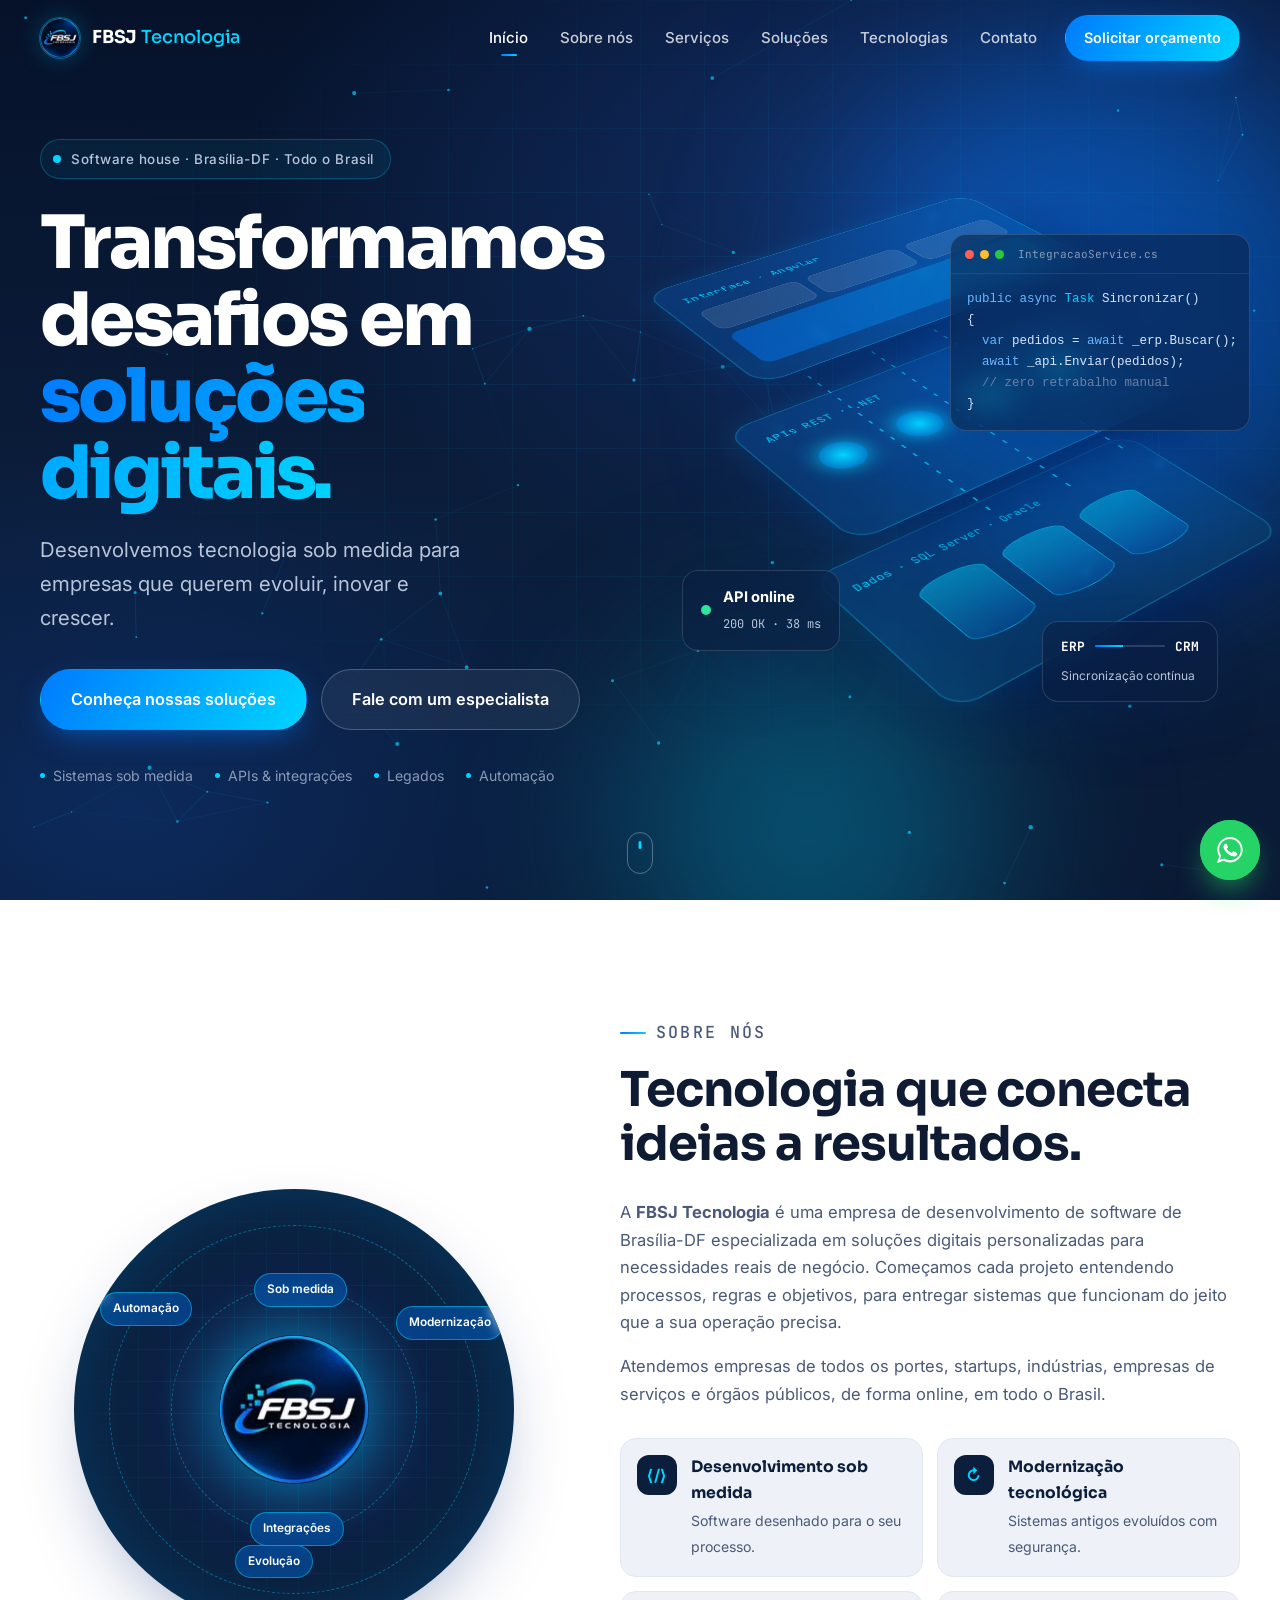
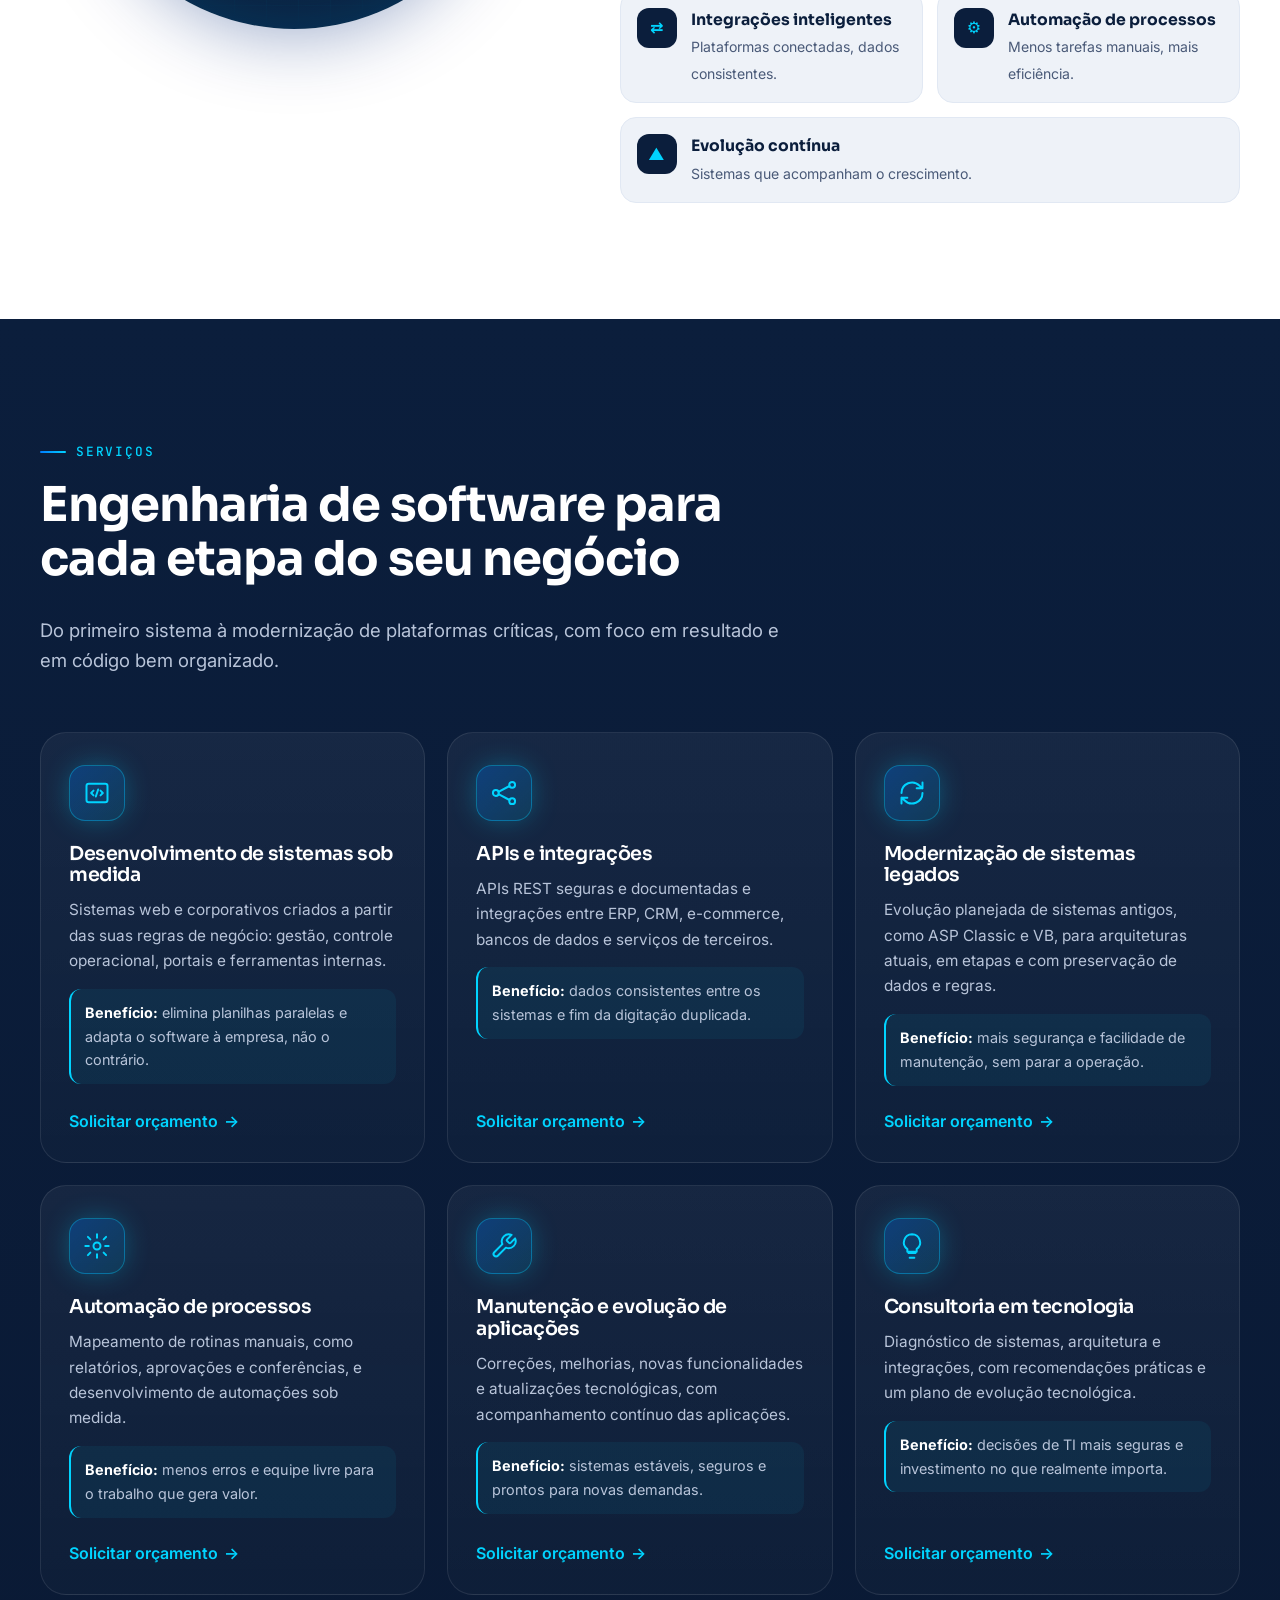
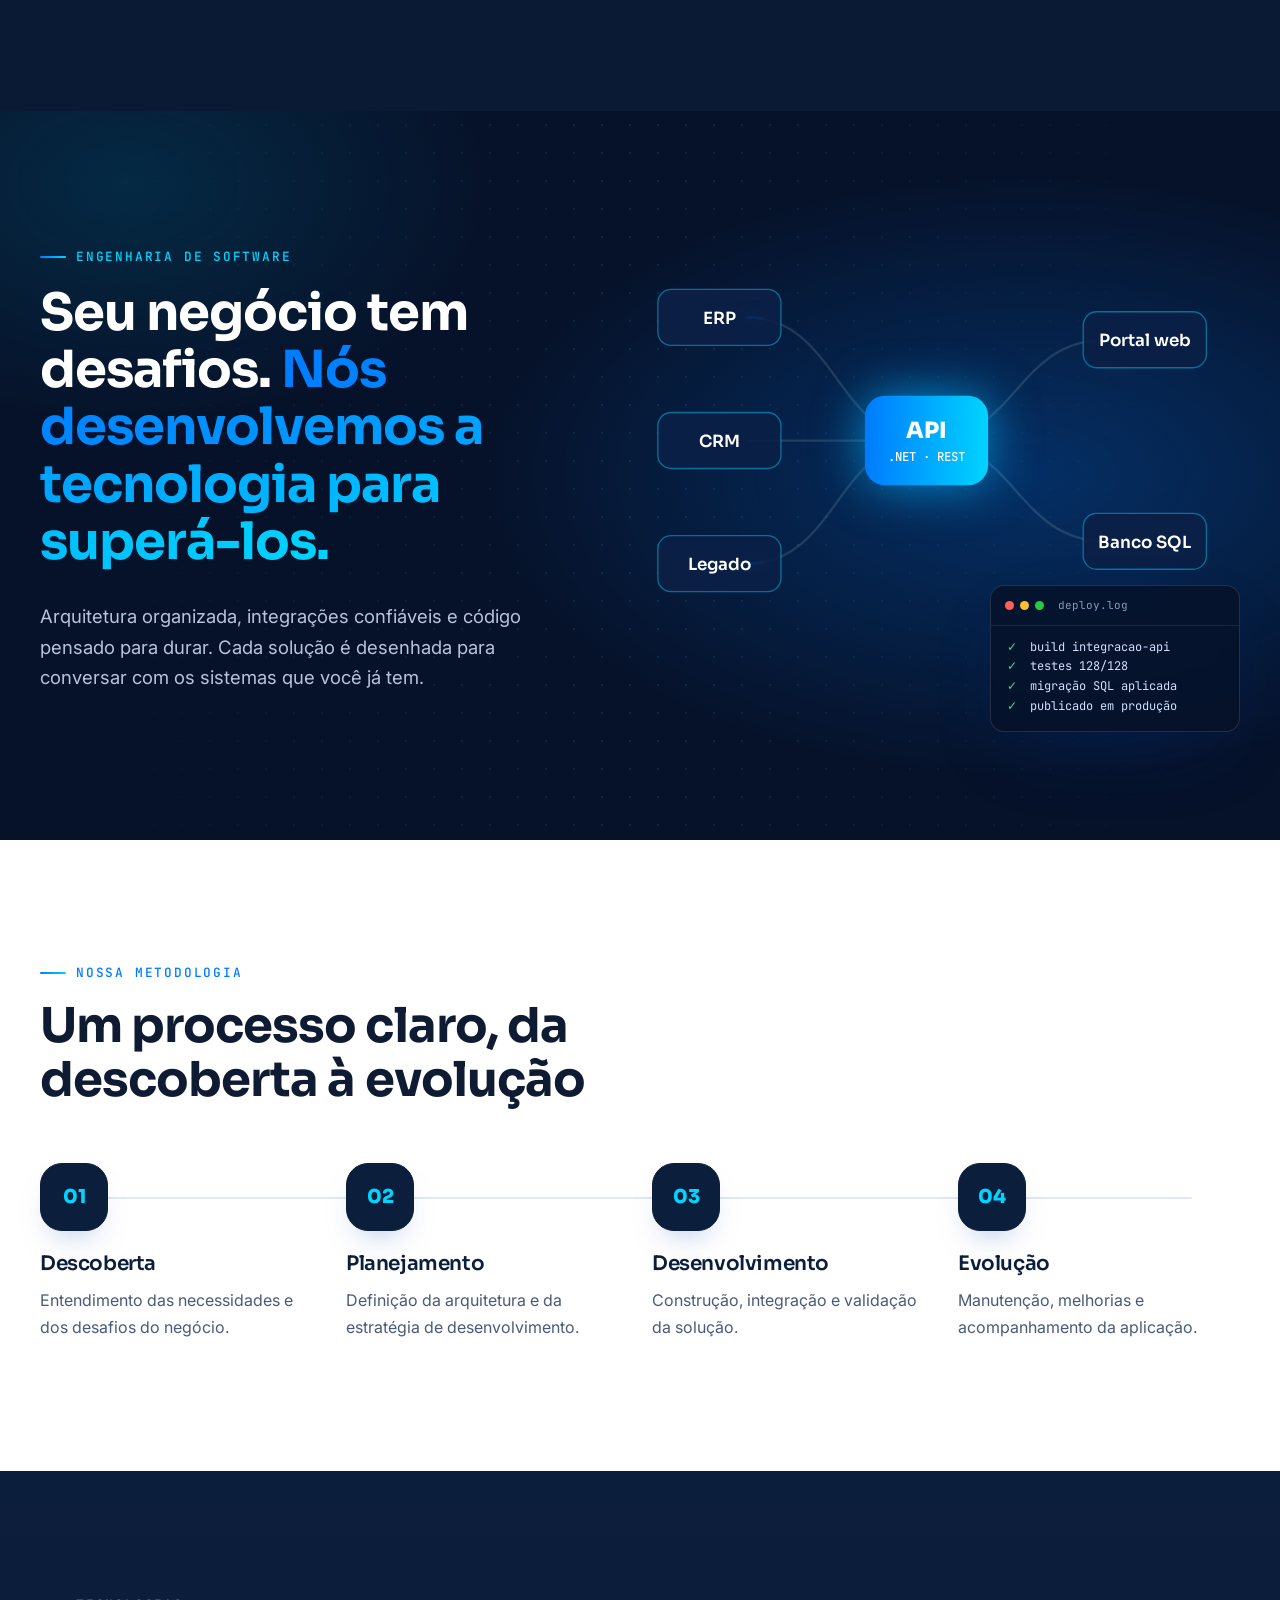
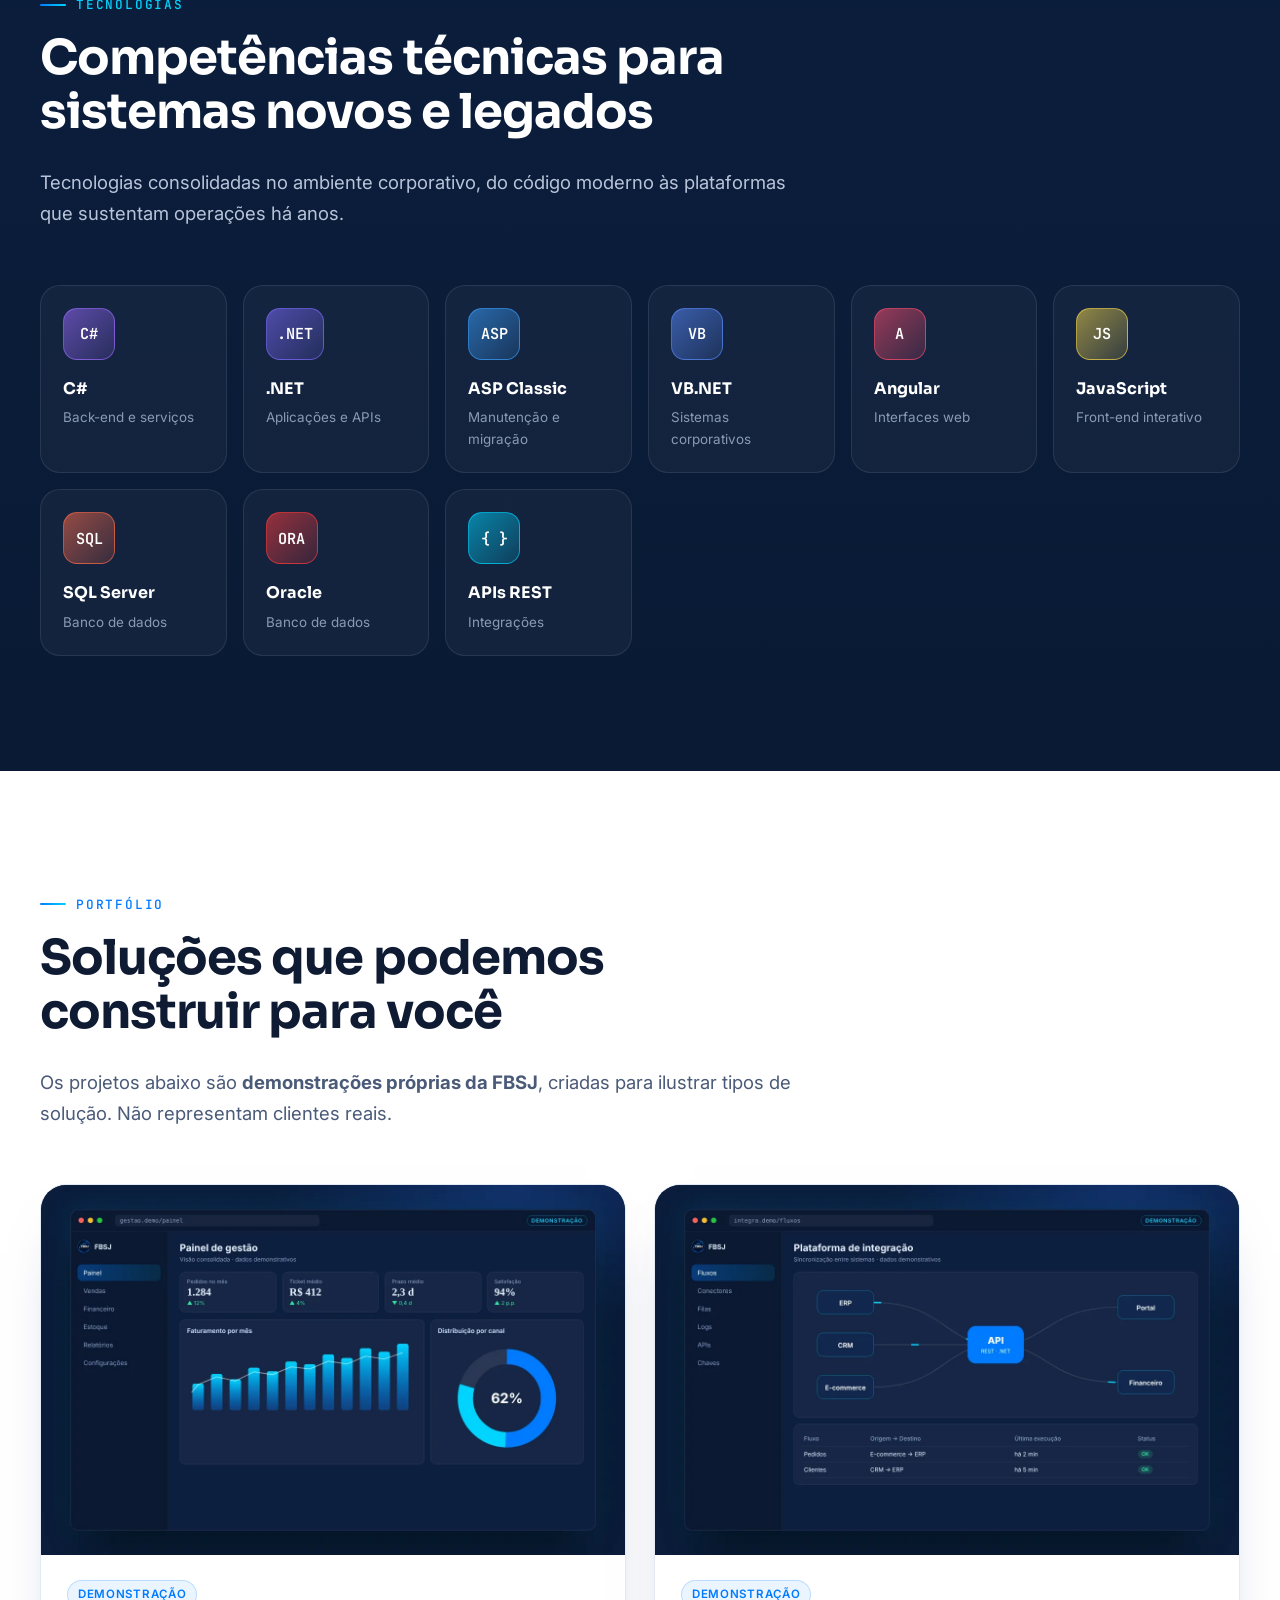
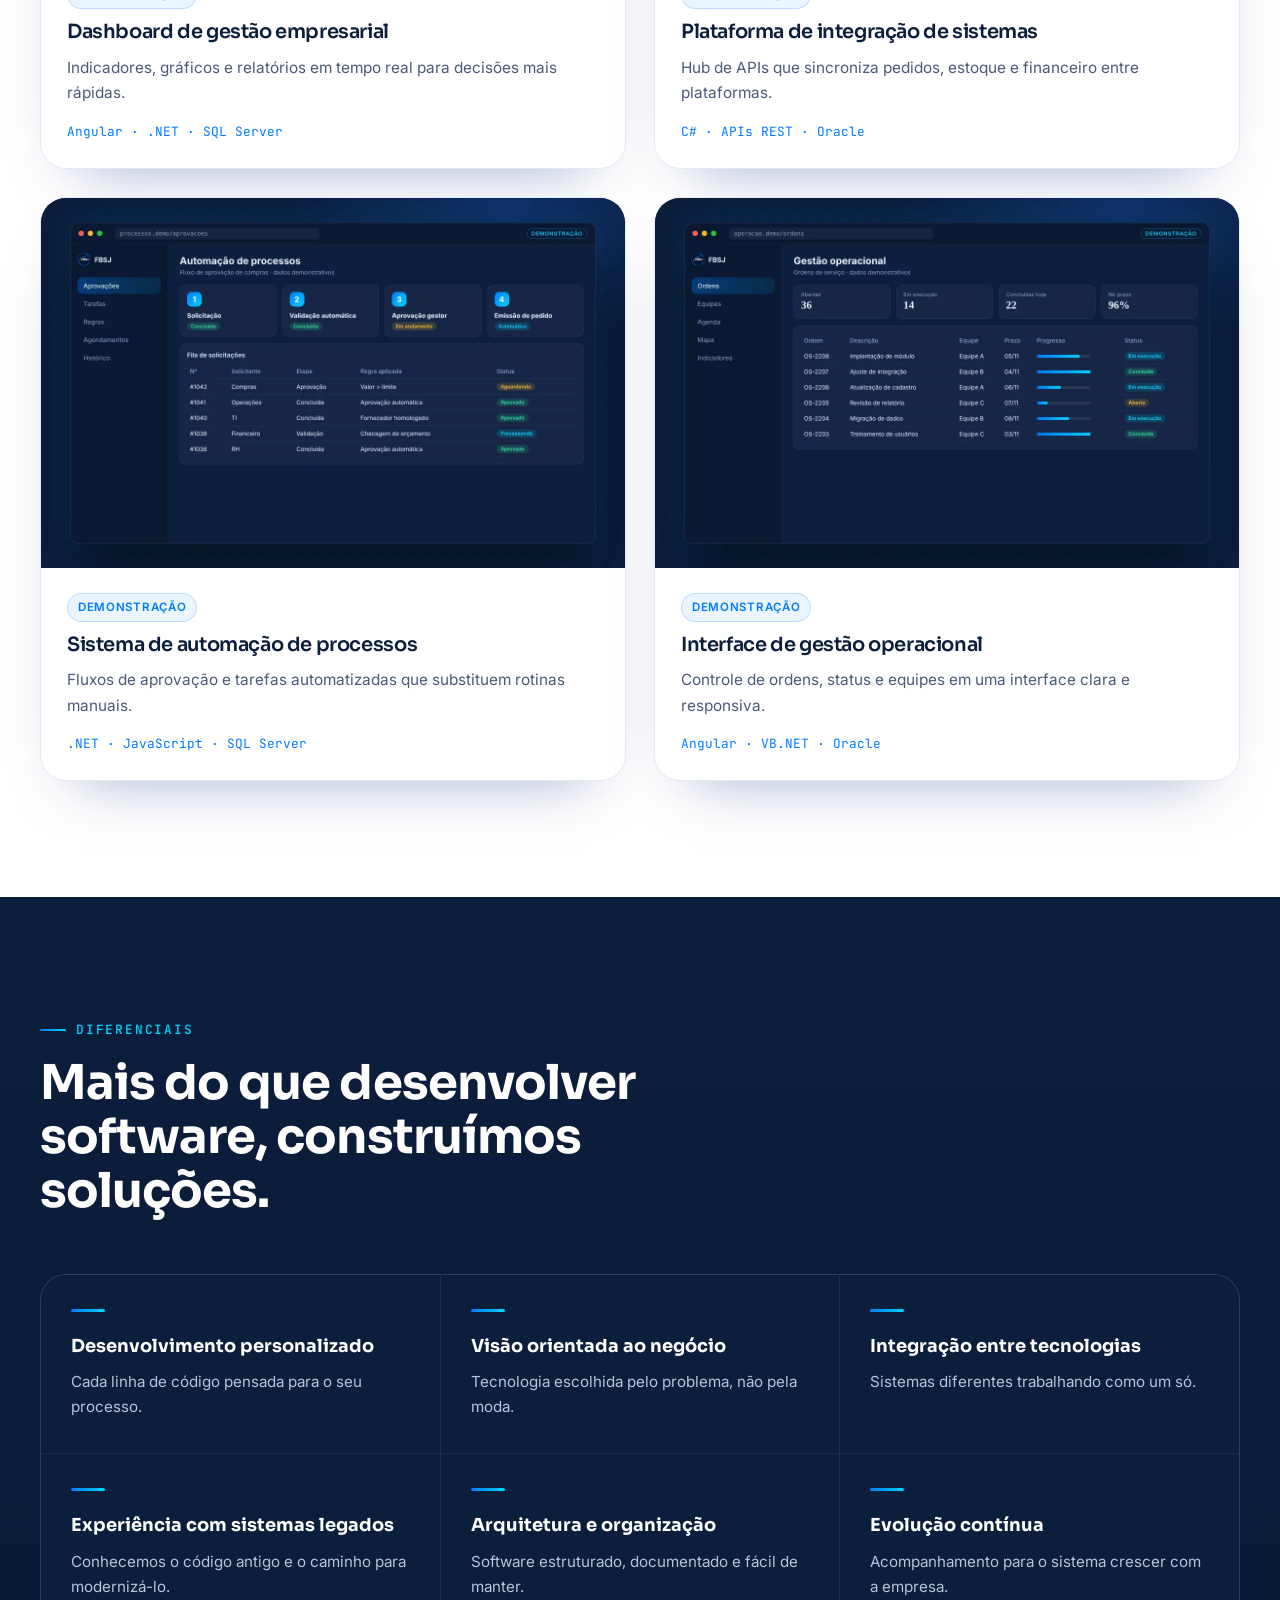
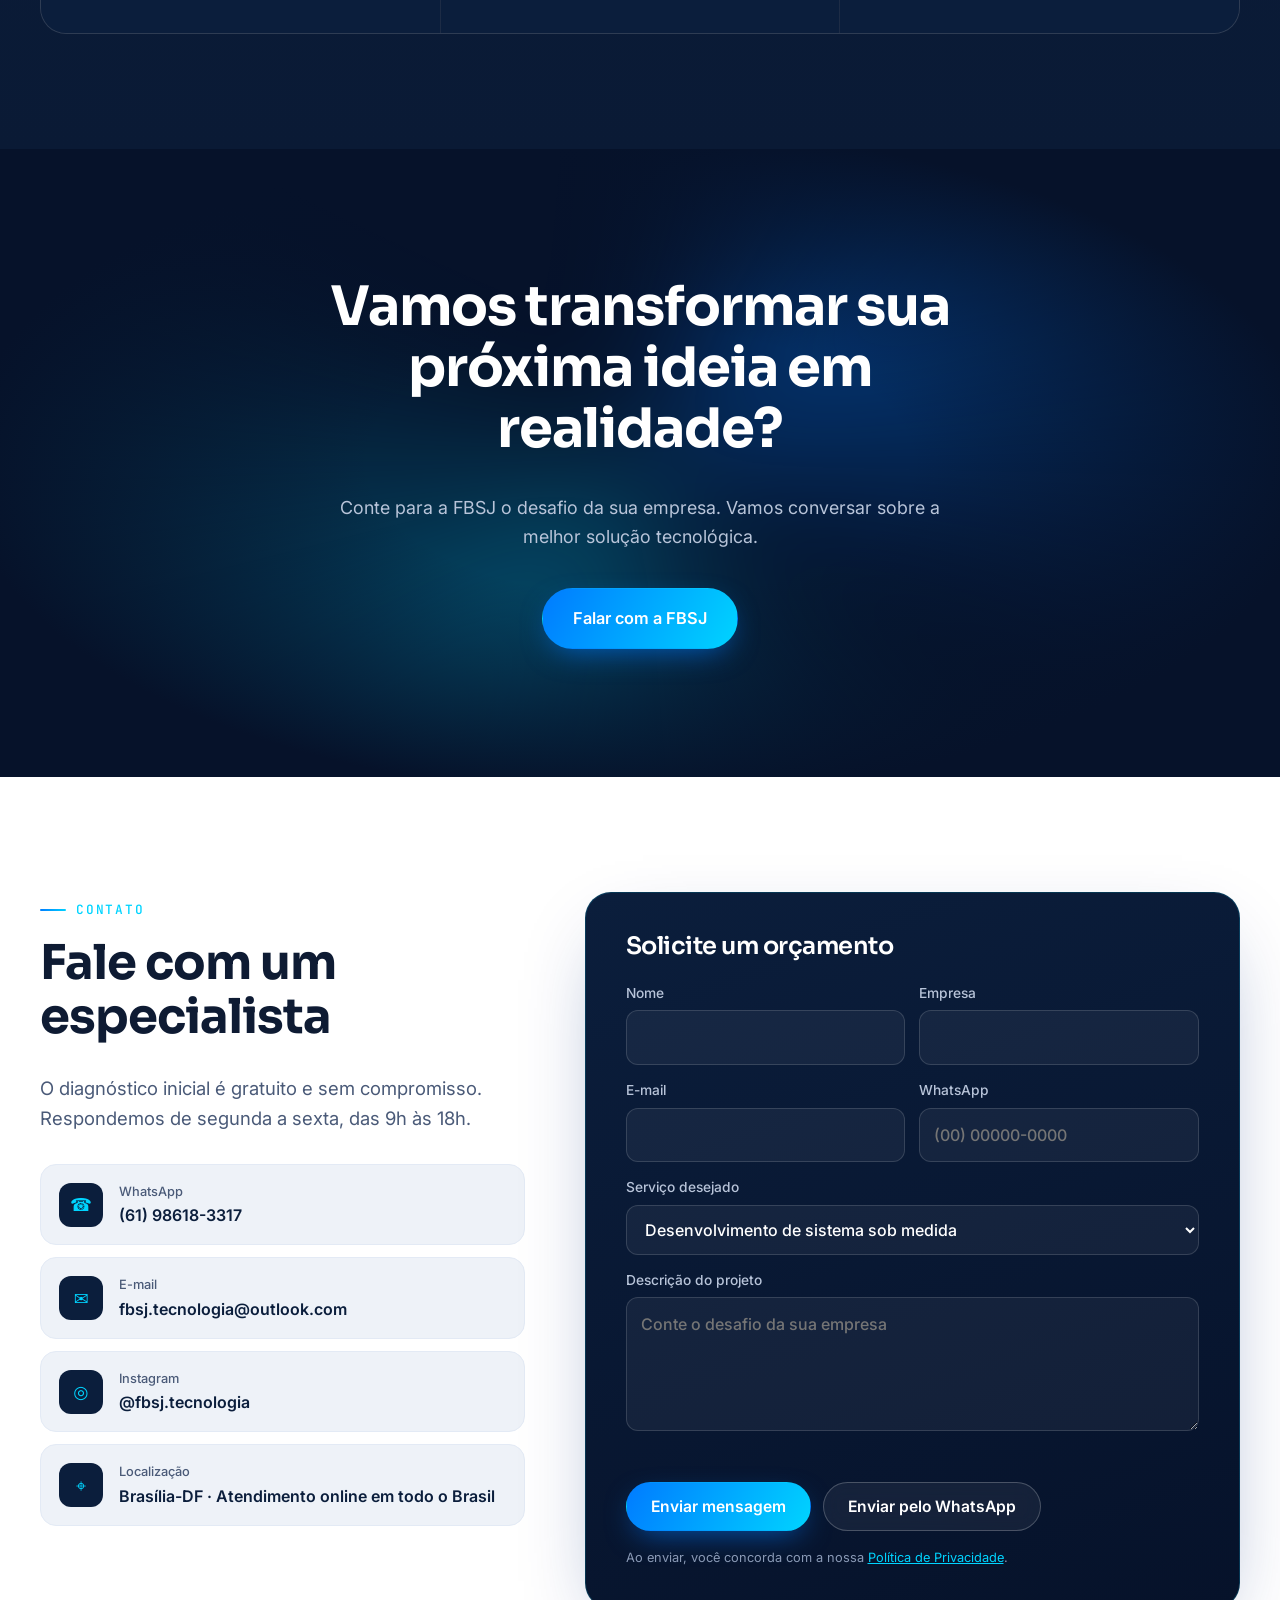
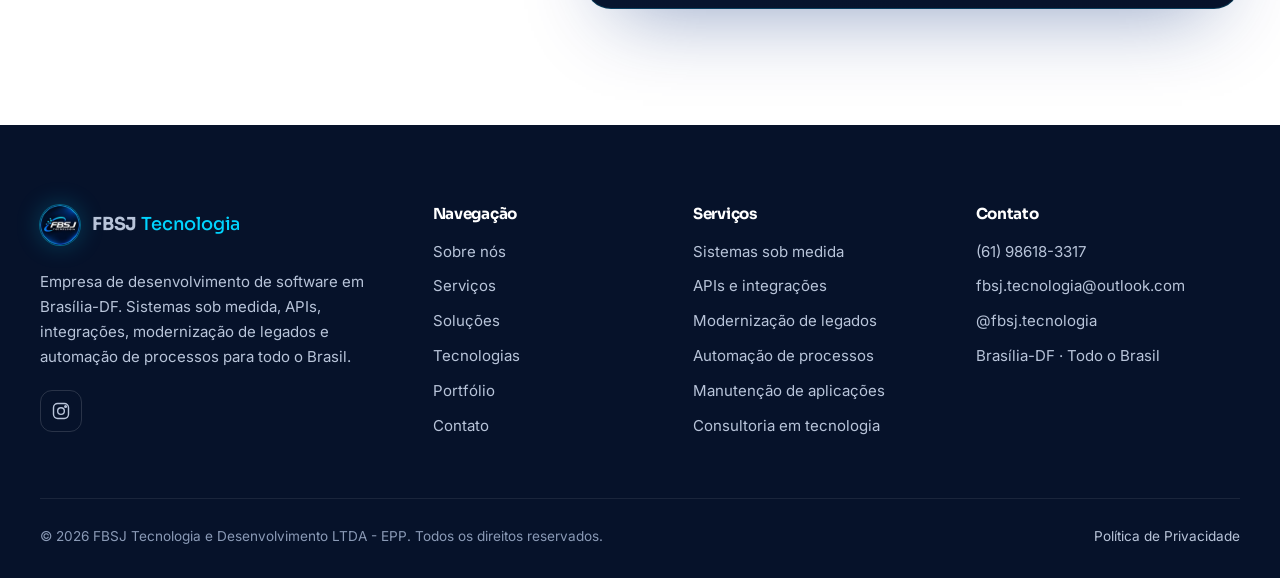
<file: index.html>
<!doctype html>
<html lang="pt-BR">
<head>
  <meta charset="utf-8">
  <meta name="viewport" content="width=device-width, initial-scale=1, viewport-fit=cover">
  <title>FBSJ Tecnologia | Empresa de Desenvolvimento de Software em Brasília</title>
  <meta name="description" content="Empresa de desenvolvimento de software em Brasília-DF. Desenvolvimento de sistemas sob medida, APIs, integração de sistemas, modernização de sistemas legados e automação de processos empresariais para todo o Brasil.">
  <meta name="keywords" content="empresa de desenvolvimento de software, desenvolvimento de sistemas sob medida, desenvolvimento de software em Brasília, desenvolvimento de APIs, modernização de sistemas legados, integração de sistemas, automação de processos empresariais">
  <meta name="author" content="FBSJ Tecnologia e Desenvolvimento LTDA - EPP">
  <meta name="robots" content="index, follow, max-image-preview:large">
  <meta name="theme-color" content="#0B1E3C">
  <meta name="format-detection" content="telephone=no">
  <link rel="canonical" href="https://fjuniorfjunior-rgb.github.io/fbsj-tecnologia/">

  <meta property="og:type" content="website">
  <meta property="og:locale" content="pt_BR">
  <meta property="og:site_name" content="FBSJ Tecnologia">
  <meta property="og:title" content="FBSJ Tecnologia | Transformamos desafios em soluções digitais">
  <meta property="og:description" content="Sistemas sob medida, APIs, integrações, modernização de legados e automação de processos. Brasília-DF, atendimento em todo o Brasil.">
  <meta property="og:url" content="https://fjuniorfjunior-rgb.github.io/fbsj-tecnologia/">
  <meta property="og:image" content="https://fjuniorfjunior-rgb.github.io/fbsj-tecnologia/assets/img/og-image.jpg">
  <meta property="og:image:width" content="1200">
  <meta property="og:image:height" content="630">
  <meta property="og:image:alt" content="FBSJ Tecnologia — software sob medida">
  <meta name="twitter:card" content="summary_large_image">
  <meta name="twitter:title" content="FBSJ Tecnologia | Transformamos desafios em soluções digitais">
  <meta name="twitter:description" content="Sistemas sob medida, APIs, integrações e modernização de sistemas. Brasília-DF, atendimento em todo o Brasil.">
  <meta name="twitter:image" content="https://fjuniorfjunior-rgb.github.io/fbsj-tecnologia/assets/img/og-image.jpg">

  <link rel="icon" href="favicon.ico" sizes="any">
  <link rel="icon" type="image/png" sizes="32x32" href="assets/img/favicon-32.png">
  <link rel="apple-touch-icon" href="assets/img/apple-touch-icon.png">
  <link rel="manifest" href="site.webmanifest">

  <link rel="preconnect" href="https://fonts.googleapis.com">
  <link rel="preconnect" href="https://fonts.gstatic.com" crossorigin>
  <link href="https://fonts.googleapis.com/css2?family=Inter:wght@400;500;600;700&family=Sora:wght@500;600;700;800&family=JetBrains+Mono:wght@400;500&display=swap" rel="stylesheet">
  <link rel="stylesheet" href="assets/css/style.css">

  <script type="application/ld+json">
  {
    "@context": "https://schema.org",
    "@graph": [
      {
        "@type": "ProfessionalService",
        "@id": "https://fjuniorfjunior-rgb.github.io/fbsj-tecnologia/#empresa",
        "name": "FBSJ Tecnologia",
        "legalName": "FBSJ Tecnologia e Desenvolvimento LTDA - EPP",
        "description": "Empresa de desenvolvimento de software: sistemas sob medida, APIs e integrações, modernização de sistemas legados, automação de processos, manutenção de aplicações e consultoria em tecnologia.",
        "url": "https://fjuniorfjunior-rgb.github.io/fbsj-tecnologia/",
        "logo": "https://fjuniorfjunior-rgb.github.io/fbsj-tecnologia/assets/img/logo-256.png",
        "image": "https://fjuniorfjunior-rgb.github.io/fbsj-tecnologia/assets/img/og-image.jpg",
        "telephone": "+55-61-98618-3317",
        "email": "fbsj.tecnologia@outlook.com",
        "address": { "@type": "PostalAddress", "addressLocality": "Brasília", "addressRegion": "DF", "addressCountry": "BR" },
        "areaServed": [{ "@type": "City", "name": "Brasília" }, { "@type": "Country", "name": "Brasil" }],
        "openingHoursSpecification": [{ "@type": "OpeningHoursSpecification", "dayOfWeek": ["Monday","Tuesday","Wednesday","Thursday","Friday"], "opens": "09:00", "closes": "18:00" }],
        "sameAs": ["https://www.instagram.com/fbsj.tecnologia/"],
        "contactPoint": [{ "@type": "ContactPoint", "contactType": "sales", "telephone": "+55-61-98618-3317", "email": "fbsj.tecnologia@outlook.com", "areaServed": "BR", "availableLanguage": "Portuguese" }],
        "knowsAbout": ["Desenvolvimento de sistemas sob medida","Desenvolvimento de APIs","Integração de sistemas","Modernização de sistemas legados","Automação de processos empresariais","C#",".NET","VB.NET","ASP Classic","Angular","JavaScript","SQL Server","Oracle","APIs REST"],
        "hasOfferCatalog": {
          "@type": "OfferCatalog",
          "name": "Serviços de desenvolvimento de software",
          "itemListElement": [
            { "@type": "Offer", "itemOffered": { "@type": "Service", "name": "Desenvolvimento de sistemas sob medida" } },
            { "@type": "Offer", "itemOffered": { "@type": "Service", "name": "APIs e integrações" } },
            { "@type": "Offer", "itemOffered": { "@type": "Service", "name": "Modernização de sistemas legados" } },
            { "@type": "Offer", "itemOffered": { "@type": "Service", "name": "Automação de processos" } },
            { "@type": "Offer", "itemOffered": { "@type": "Service", "name": "Manutenção e evolução de aplicações" } },
            { "@type": "Offer", "itemOffered": { "@type": "Service", "name": "Consultoria em tecnologia" } }
          ]
        }
      },
      {
        "@type": "WebSite",
        "@id": "https://fjuniorfjunior-rgb.github.io/fbsj-tecnologia/#site",
        "url": "https://fjuniorfjunior-rgb.github.io/fbsj-tecnologia/",
        "name": "FBSJ Tecnologia",
        "inLanguage": "pt-BR",
        "publisher": { "@id": "https://fjuniorfjunior-rgb.github.io/fbsj-tecnologia/#empresa" }
      }
    ]
  }
  </script>
</head>
<body>
  <a class="skip" href="#conteudo">Pular para o conteúdo</a>
  <div class="progress" aria-hidden="true"><span></span></div>

  <!-- ================= CABEÇALHO ================= -->
  <header class="nav" id="nav">
    <div class="container nav__inner">
      <a class="brand" href="#inicio" aria-label="FBSJ Tecnologia — início">
        <picture>
          <source srcset="assets/img/logo-96.webp" type="image/webp">
          <img src="assets/img/logo-96.png" alt="" width="40" height="40">
        </picture>
        <span class="brand__name">FBSJ <span>Tecnologia</span></span>
      </a>
      <nav class="nav__menu" id="menu" aria-label="Menu principal">
        <a href="#inicio" data-nav>Início</a>
        <a href="#sobre" data-nav>Sobre nós</a>
        <a href="#servicos" data-nav>Serviços</a>
        <a href="#solucoes" data-nav>Soluções</a>
        <a href="#tecnologias" data-nav>Tecnologias</a>
        <a href="#contato" data-nav>Contato</a>
        <a class="btn btn--primary btn--sm nav__cta" href="https://wa.me/5561986183317?text=Ol%C3%A1%2C%20FBSJ%20Tecnologia!%20Vim%20pelo%20site%20e%20gostaria%20de%20solicitar%20um%20or%C3%A7amento." target="_blank" rel="noopener">Solicitar orçamento</a>
      </nav>
      <button class="nav__toggle" type="button" aria-label="Abrir menu" aria-expanded="false" aria-controls="menu"><span></span><span></span><span></span></button>
    </div>
  </header>

  <main id="conteudo">

    <!-- ================= HERO ================= -->
    <section class="hero" id="inicio" aria-labelledby="hero-title">
      <canvas class="hero__canvas" aria-hidden="true"></canvas>
      <div class="hero__light hero__light--a" aria-hidden="true"></div>
      <div class="hero__light hero__light--b" aria-hidden="true"></div>
      <div class="hero__grid" aria-hidden="true"></div>

      <div class="container hero__inner">
        <div class="hero__copy">
          <p class="kicker reveal"><span class="dot"></span> Software house · Brasília-DF · Todo o Brasil</p>
          <h1 id="hero-title" class="reveal">Transformamos desafios em <span class="grad">soluções digitais.</span></h1>
          <p class="hero__sub reveal">Desenvolvemos tecnologia sob medida para empresas que querem evoluir, inovar e crescer.</p>
          <div class="hero__cta reveal">
            <a class="btn btn--primary btn--lg" href="#servicos">Conheça nossas soluções</a>
            <a class="btn btn--glass btn--lg" href="https://wa.me/5561986183317?text=Ol%C3%A1%2C%20FBSJ%20Tecnologia!%20Gostaria%20de%20falar%20com%20um%20especialista." target="_blank" rel="noopener">Fale com um especialista</a>
          </div>
          <ul class="hero__tags reveal" aria-label="Especialidades">
            <li>Sistemas sob medida</li><li>APIs &amp; integrações</li><li>Legados</li><li>Automação</li>
          </ul>
        </div>

        <!-- Composição visual exclusiva: arquitetura de software em camadas -->
        <div class="hero__art" aria-hidden="true">
          <div class="stack" data-parallax>
            <div class="layer layer--ui"><span class="layer__label">Interface · Angular</span><div class="layer__ui"><i></i><i></i><i></i><b></b></div></div>
            <div class="layer layer--api"><span class="layer__label">APIs REST · .NET</span><div class="layer__nodes"><em></em><em></em><em></em><em></em></div></div>
            <div class="layer layer--data"><span class="layer__label">Dados · SQL Server · Oracle</span><div class="layer__db"><u></u><u></u><u></u></div></div>
            <svg class="stack__beams" viewBox="0 0 400 420"><path d="M120 60 V360"/><path d="M200 40 V380"/><path d="M280 60 V360"/></svg>
          </div>
          <div class="glass glass--code" data-parallax="1.6">
            <div class="glass__bar"><i></i><i></i><i></i><span>IntegracaoService.cs</span></div>
<pre><code><span class="k">public async</span> <span class="t">Task</span> Sincronizar()
{
  <span class="k">var</span> pedidos = <span class="k">await</span> _erp.Buscar();
  <span class="k">await</span> _api.Enviar(pedidos);
  <span class="c">// zero retrabalho manual</span>
}</code></pre>
          </div>
          <div class="glass glass--status" data-parallax="2.2">
            <span class="pulse"></span><div><b>API online</b><small>200 OK · 38 ms</small></div>
          </div>
          <div class="glass glass--sync" data-parallax="1.2">
            <div class="sync"><b>ERP</b><span class="sync__line"></span><b>CRM</b></div><small>Sincronização contínua</small>
          </div>
        </div>
      </div>
      <a class="hero__scroll" href="#sobre" aria-label="Rolar para a próxima seção"><span></span></a>
    </section>

    <!-- ================= SOBRE ================= -->
    <section class="section" id="sobre" aria-labelledby="sobre-title">
      <div class="container about">
        <div class="about__art reveal" aria-hidden="true">
          <div class="orbit">
            <div class="orbit__core"><img src="assets/img/logo-256.webp" alt="" width="128" height="128" loading="lazy"></div>
            <div class="orbit__ring orbit__ring--1"><span>Sob medida</span><span>Integrações</span></div>
            <div class="orbit__ring orbit__ring--2"><span>Automação</span><span>Modernização</span><span>Evolução</span></div>
          </div>
        </div>
        <div class="about__copy">
          <p class="eyebrow reveal">Sobre nós</p>
          <h2 id="sobre-title" class="reveal">Tecnologia que conecta ideias a resultados.</h2>
          <p class="reveal">A <strong>FBSJ Tecnologia</strong> é uma empresa de desenvolvimento de software de Brasília-DF especializada em soluções digitais personalizadas para necessidades reais de negócio. Começamos cada projeto entendendo processos, regras e objetivos, para entregar sistemas que funcionam do jeito que a sua operação precisa.</p>
          <p class="reveal">Atendemos empresas de todos os portes, startups, indústrias, empresas de serviços e órgãos públicos, de forma online, em todo o Brasil.</p>
          <ul class="about__list">
            <li class="reveal"><span class="ico">⟨/⟩</span><div><b>Desenvolvimento sob medida</b><small>Software desenhado para o seu processo.</small></div></li>
            <li class="reveal"><span class="ico">↻</span><div><b>Modernização tecnológica</b><small>Sistemas antigos evoluídos com segurança.</small></div></li>
            <li class="reveal"><span class="ico">⇄</span><div><b>Integrações inteligentes</b><small>Plataformas conectadas, dados consistentes.</small></div></li>
            <li class="reveal"><span class="ico">⚙</span><div><b>Automação de processos</b><small>Menos tarefas manuais, mais eficiência.</small></div></li>
            <li class="reveal"><span class="ico">▲</span><div><b>Evolução contínua</b><small>Sistemas que acompanham o crescimento.</small></div></li>
          </ul>
        </div>
      </div>
    </section>

    <!-- ================= SERVIÇOS ================= -->
    <section class="section section--deep" id="servicos" aria-labelledby="servicos-title">
      <div class="container">
        <header class="section__head">
          <p class="eyebrow reveal">Serviços</p>
          <h2 id="servicos-title" class="reveal">Engenharia de software para cada etapa do seu negócio</h2>
          <p class="lead reveal">Do primeiro sistema à modernização de plataformas críticas, com foco em resultado e em código bem organizado.</p>
        </header>
        <div class="cards">
          <article class="card reveal">
            <div class="card__icon"><svg viewBox="0 0 24 24" aria-hidden="true"><rect x="3" y="4" width="18" height="16" rx="2"/><path d="M9 10l-2 2 2 2M15 10l2 2-2 2M13 9l-2 6"/></svg></div>
            <h3>Desenvolvimento de sistemas sob medida</h3>
            <p>Sistemas web e corporativos criados a partir das suas regras de negócio: gestão, controle operacional, portais e ferramentas internas.</p>
            <p class="card__benefit"><b>Benefício:</b> elimina planilhas paralelas e adapta o software à empresa, não o contrário.</p>
            <a class="card__link" href="https://wa.me/5561986183317?text=Ol%C3%A1%2C%20FBSJ%20Tecnologia!%20Gostaria%20de%20um%20or%C3%A7amento%20para%20desenvolvimento%20de%20sistema%20sob%20medida." target="_blank" rel="noopener">Solicitar orçamento <span aria-hidden="true">→</span></a>
          </article>
          <article class="card reveal">
            <div class="card__icon"><svg viewBox="0 0 24 24" aria-hidden="true"><circle cx="5" cy="12" r="2.5"/><circle cx="19" cy="5" r="2.5"/><circle cx="19" cy="19" r="2.5"/><path d="M7.3 11l9.4-5M7.3 13l9.4 5"/></svg></div>
            <h3>APIs e integrações</h3>
            <p>APIs REST seguras e documentadas e integrações entre ERP, CRM, e-commerce, bancos de dados e serviços de terceiros.</p>
            <p class="card__benefit"><b>Benefício:</b> dados consistentes entre os sistemas e fim da digitação duplicada.</p>
            <a class="card__link" href="https://wa.me/5561986183317?text=Ol%C3%A1%2C%20FBSJ%20Tecnologia!%20Gostaria%20de%20um%20or%C3%A7amento%20para%20APIs%20e%20integra%C3%A7%C3%A3o%20de%20sistemas." target="_blank" rel="noopener">Solicitar orçamento <span aria-hidden="true">→</span></a>
          </article>
          <article class="card reveal">
            <div class="card__icon"><svg viewBox="0 0 24 24" aria-hidden="true"><path d="M3 12a9 9 0 0115.5-6.2L21 8M21 3v5h-5M21 12a9 9 0 01-15.5 6.2L3 16M3 21v-5h5"/></svg></div>
            <h3>Modernização de sistemas legados</h3>
            <p>Evolução planejada de sistemas antigos, como ASP Classic e VB, para arquiteturas atuais, em etapas e com preservação de dados e regras.</p>
            <p class="card__benefit"><b>Benefício:</b> mais segurança e facilidade de manutenção, sem parar a operação.</p>
            <a class="card__link" href="https://wa.me/5561986183317?text=Ol%C3%A1%2C%20FBSJ%20Tecnologia!%20Gostaria%20de%20um%20or%C3%A7amento%20para%20moderniza%C3%A7%C3%A3o%20de%20sistema%20legado." target="_blank" rel="noopener">Solicitar orçamento <span aria-hidden="true">→</span></a>
          </article>
          <article class="card reveal">
            <div class="card__icon"><svg viewBox="0 0 24 24" aria-hidden="true"><circle cx="12" cy="12" r="3"/><path d="M12 2v3M12 19v3M4.2 4.2l2.1 2.1M17.7 17.7l2.1 2.1M2 12h3M19 12h3M4.2 19.8l2.1-2.1M17.7 6.3l2.1-2.1"/></svg></div>
            <h3>Automação de processos</h3>
            <p>Mapeamento de rotinas manuais, como relatórios, aprovações e conferências, e desenvolvimento de automações sob medida.</p>
            <p class="card__benefit"><b>Benefício:</b> menos erros e equipe livre para o trabalho que gera valor.</p>
            <a class="card__link" href="https://wa.me/5561986183317?text=Ol%C3%A1%2C%20FBSJ%20Tecnologia!%20Gostaria%20de%20um%20or%C3%A7amento%20para%20automa%C3%A7%C3%A3o%20de%20processos." target="_blank" rel="noopener">Solicitar orçamento <span aria-hidden="true">→</span></a>
          </article>
          <article class="card reveal">
            <div class="card__icon"><svg viewBox="0 0 24 24" aria-hidden="true"><path d="M14.7 6.3a1 1 0 000 1.4l1.6 1.6a1 1 0 001.4 0l3.8-3.8a6 6 0 01-7.9 7.9l-6.9 6.9a2.1 2.1 0 01-3-3l6.9-6.9a6 6 0 017.9-7.9z"/></svg></div>
            <h3>Manutenção e evolução de aplicações</h3>
            <p>Correções, melhorias, novas funcionalidades e atualizações tecnológicas, com acompanhamento contínuo das aplicações.</p>
            <p class="card__benefit"><b>Benefício:</b> sistemas estáveis, seguros e prontos para novas demandas.</p>
            <a class="card__link" href="https://wa.me/5561986183317?text=Ol%C3%A1%2C%20FBSJ%20Tecnologia!%20Gostaria%20de%20um%20or%C3%A7amento%20para%20manuten%C3%A7%C3%A3o%20e%20evolu%C3%A7%C3%A3o%20de%20aplica%C3%A7%C3%A3o." target="_blank" rel="noopener">Solicitar orçamento <span aria-hidden="true">→</span></a>
          </article>
          <article class="card reveal">
            <div class="card__icon"><svg viewBox="0 0 24 24" aria-hidden="true"><path d="M9 18h6M10 22h4M12 2a7 7 0 00-4 12.7V17h8v-2.3A7 7 0 0012 2z"/></svg></div>
            <h3>Consultoria em tecnologia</h3>
            <p>Diagnóstico de sistemas, arquitetura e integrações, com recomendações práticas e um plano de evolução tecnológica.</p>
            <p class="card__benefit"><b>Benefício:</b> decisões de TI mais seguras e investimento no que realmente importa.</p>
            <a class="card__link" href="https://wa.me/5561986183317?text=Ol%C3%A1%2C%20FBSJ%20Tecnologia!%20Gostaria%20de%20um%20or%C3%A7amento%20para%20consultoria%20em%20tecnologia." target="_blank" rel="noopener">Solicitar orçamento <span aria-hidden="true">→</span></a>
          </article>
        </div>
      </div>
    </section>

    <!-- ================= IMPACTO / ENGENHARIA ================= -->
    <section class="impact" id="solucoes" aria-labelledby="impacto-title">
      <div class="container impact__inner">
        <div class="impact__copy">
          <p class="eyebrow reveal">Engenharia de software</p>
          <h2 id="impacto-title" class="reveal">Seu negócio tem desafios. <span class="grad">Nós desenvolvemos a tecnologia para superá-los.</span></h2>
          <p class="lead reveal">Arquitetura organizada, integrações confiáveis e código pensado para durar. Cada solução é desenhada para conversar com os sistemas que você já tem.</p>
        </div>
        <div class="diagram reveal" aria-hidden="true">
          <svg viewBox="0 0 560 360" class="diagram__svg">
            <defs>
              <linearGradient id="lg" x1="0" x2="1"><stop offset="0" stop-color="#007BFF"/><stop offset="1" stop-color="#00D4FF"/></linearGradient>
            </defs>
            <g class="diagram__links">
              <path d="M120 70 C200 70 200 180 280 180"/><path d="M120 180 H280"/><path d="M120 290 C200 290 200 180 280 180"/>
              <path d="M280 180 C360 180 360 90 440 90"/><path d="M280 180 C360 180 360 270 440 270"/>
            </g>
            <g class="diagram__flow">
              <path d="M120 70 C200 70 200 180 280 180"/><path d="M120 180 H280"/><path d="M120 290 C200 290 200 180 280 180"/>
              <path d="M280 180 C360 180 360 90 440 90"/><path d="M280 180 C360 180 360 270 440 270"/>
            </g>
            <g class="diagram__nodes">
              <g transform="translate(40 45)"><rect width="110" height="50" rx="12"/><text x="55" y="31">ERP</text></g>
              <g transform="translate(40 155)"><rect width="110" height="50" rx="12"/><text x="55" y="31">CRM</text></g>
              <g transform="translate(40 265)"><rect width="110" height="50" rx="12"/><text x="55" y="31">Legado</text></g>
              <g transform="translate(225 140)" class="hub"><rect width="110" height="80" rx="18"/><text x="55" y="38">API</text><text x="55" y="58" class="sub">.NET · REST</text></g>
              <g transform="translate(420 65)"><rect width="110" height="50" rx="12"/><text x="55" y="31">Portal web</text></g>
              <g transform="translate(420 245)"><rect width="110" height="50" rx="12"/><text x="55" y="31">Banco SQL</text></g>
            </g>
          </svg>
          <div class="term">
            <div class="term__bar"><i></i><i></i><i></i><span>deploy.log</span></div>
            <ol class="term__lines">
              <li><span class="ok">✓</span> build  integracao-api</li>
              <li><span class="ok">✓</span> testes 128/128</li>
              <li><span class="ok">✓</span> migração SQL aplicada</li>
              <li><span class="ok">✓</span> publicado em produção</li>
            </ol>
          </div>
        </div>
      </div>
    </section>

    <!-- ================= METODOLOGIA ================= -->
    <section class="section" id="metodologia" aria-labelledby="metodo-title">
      <div class="container">
        <header class="section__head">
          <p class="eyebrow reveal">Nossa metodologia</p>
          <h2 id="metodo-title" class="reveal">Um processo claro, da descoberta à evolução</h2>
        </header>
        <ol class="timeline">
          <li class="timeline__line" aria-hidden="true"><span></span></li>
          <li class="step reveal"><span class="step__n">01</span><h3>Descoberta</h3><p>Entendimento das necessidades e dos desafios do negócio.</p></li>
          <li class="step reveal"><span class="step__n">02</span><h3>Planejamento</h3><p>Definição da arquitetura e da estratégia de desenvolvimento.</p></li>
          <li class="step reveal"><span class="step__n">03</span><h3>Desenvolvimento</h3><p>Construção, integração e validação da solução.</p></li>
          <li class="step reveal"><span class="step__n">04</span><h3>Evolução</h3><p>Manutenção, melhorias e acompanhamento da aplicação.</p></li>
        </ol>
      </div>
    </section>

    <!-- ================= TECNOLOGIAS ================= -->
    <section class="section section--deep" id="tecnologias" aria-labelledby="tec-title">
      <div class="container">
        <header class="section__head">
          <p class="eyebrow reveal">Tecnologias</p>
          <h2 id="tec-title" class="reveal">Competências técnicas para sistemas novos e legados</h2>
          <p class="lead reveal">Tecnologias consolidadas no ambiente corporativo, do código moderno às plataformas que sustentam operações há anos.</p>
        </header>
        <ul class="tech">
          <li class="reveal"><span class="tech__ico" style="--c:#9b6bff">C#</span><b>C#</b><small>Back-end e serviços</small></li>
          <li class="reveal"><span class="tech__ico" style="--c:#7f6cff">.NET</span><b>.NET</b><small>Aplicações e APIs</small></li>
          <li class="reveal"><span class="tech__ico" style="--c:#3aa0ff">ASP</span><b>ASP Classic</b><small>Manutenção e migração</small></li>
          <li class="reveal"><span class="tech__ico" style="--c:#5b8cff">VB</span><b>VB.NET</b><small>Sistemas corporativos</small></li>
          <li class="reveal"><span class="tech__ico" style="--c:#ff4d6d">A</span><b>Angular</b><small>Interfaces web</small></li>
          <li class="reveal"><span class="tech__ico" style="--c:#f7d84b">JS</span><b>JavaScript</b><small>Front-end interativo</small></li>
          <li class="reveal"><span class="tech__ico" style="--c:#ff6b4a">SQL</span><b>SQL Server</b><small>Banco de dados</small></li>
          <li class="reveal"><span class="tech__ico" style="--c:#ff3b3b">ORA</span><b>Oracle</b><small>Banco de dados</small></li>
          <li class="reveal"><span class="tech__ico" style="--c:#00D4FF">{ }</span><b>APIs REST</b><small>Integrações</small></li>
        </ul>
      </div>
    </section>

    <!-- ================= PORTFÓLIO ================= -->
    <section class="section" id="portfolio" aria-labelledby="port-title">
      <div class="container">
        <header class="section__head">
          <p class="eyebrow reveal">Portfólio</p>
          <h2 id="port-title" class="reveal">Soluções que podemos construir para você</h2>
          <p class="lead reveal">Os projetos abaixo são <strong>demonstrações próprias da FBSJ</strong>, criadas para ilustrar tipos de solução. Não representam clientes reais.</p>
        </header>
        <div class="portfolio">
          <article class="project reveal">
            <figure><picture><source srcset="assets/img/demo-dashboard.webp" type="image/webp"><img src="assets/img/demo-dashboard.jpg" alt="Demonstração: dashboard de gestão empresarial com indicadores e gráficos" width="1200" height="760" loading="lazy" decoding="async"></picture></figure>
            <div class="project__body"><span class="badge">Demonstração</span><h3>Dashboard de gestão empresarial</h3><p>Indicadores, gráficos e relatórios em tempo real para decisões mais rápidas.</p><p class="project__stack">Angular · .NET · SQL Server</p></div>
          </article>
          <article class="project reveal">
            <figure><picture><source srcset="assets/img/demo-integracao.webp" type="image/webp"><img src="assets/img/demo-integracao.jpg" alt="Demonstração: plataforma de integração de sistemas com fluxos entre ERP, CRM e e-commerce" width="1200" height="760" loading="lazy" decoding="async"></picture></figure>
            <div class="project__body"><span class="badge">Demonstração</span><h3>Plataforma de integração de sistemas</h3><p>Hub de APIs que sincroniza pedidos, estoque e financeiro entre plataformas.</p><p class="project__stack">C# · APIs REST · Oracle</p></div>
          </article>
          <article class="project reveal">
            <figure><picture><source srcset="assets/img/demo-automacao.webp" type="image/webp"><img src="assets/img/demo-automacao.jpg" alt="Demonstração: sistema de automação de processos com fluxo de aprovações" width="1200" height="760" loading="lazy" decoding="async"></picture></figure>
            <div class="project__body"><span class="badge">Demonstração</span><h3>Sistema de automação de processos</h3><p>Fluxos de aprovação e tarefas automatizadas que substituem rotinas manuais.</p><p class="project__stack">.NET · JavaScript · SQL Server</p></div>
          </article>
          <article class="project reveal">
            <figure><picture><source srcset="assets/img/demo-operacional.webp" type="image/webp"><img src="assets/img/demo-operacional.jpg" alt="Demonstração: interface de gestão operacional com tabela de ordens e status" width="1200" height="760" loading="lazy" decoding="async"></picture></figure>
            <div class="project__body"><span class="badge">Demonstração</span><h3>Interface de gestão operacional</h3><p>Controle de ordens, status e equipes em uma interface clara e responsiva.</p><p class="project__stack">Angular · VB.NET · Oracle</p></div>
          </article>
        </div>
      </div>
    </section>

    <!-- ================= DIFERENCIAIS ================= -->
    <section class="section section--deep" id="diferenciais" aria-labelledby="dif-title">
      <div class="container">
        <header class="section__head">
          <p class="eyebrow reveal">Diferenciais</p>
          <h2 id="dif-title" class="reveal">Mais do que desenvolver software, construímos soluções.</h2>
        </header>
        <ul class="features">
          <li class="reveal"><b>Desenvolvimento personalizado</b><p>Cada linha de código pensada para o seu processo.</p></li>
          <li class="reveal"><b>Visão orientada ao negócio</b><p>Tecnologia escolhida pelo problema, não pela moda.</p></li>
          <li class="reveal"><b>Integração entre tecnologias</b><p>Sistemas diferentes trabalhando como um só.</p></li>
          <li class="reveal"><b>Experiência com sistemas legados</b><p>Conhecemos o código antigo e o caminho para modernizá-lo.</p></li>
          <li class="reveal"><b>Arquitetura e organização</b><p>Software estruturado, documentado e fácil de manter.</p></li>
          <li class="reveal"><b>Evolução contínua</b><p>Acompanhamento para o sistema crescer com a empresa.</p></li>
        </ul>
      </div>
    </section>

    <!-- ================= CTA ================= -->
    <section class="cta" aria-labelledby="cta-title">
      <div class="cta__glow" aria-hidden="true"></div>
      <div class="container cta__inner reveal">
        <h2 id="cta-title">Vamos transformar sua próxima ideia em realidade?</h2>
        <p>Conte para a FBSJ o desafio da sua empresa. Vamos conversar sobre a melhor solução tecnológica.</p>
        <a class="btn btn--primary btn--lg" href="https://wa.me/5561986183317?text=Ol%C3%A1%2C%20FBSJ%20Tecnologia!%20Quero%20conversar%20sobre%20um%20desafio%20da%20minha%20empresa." target="_blank" rel="noopener">Falar com a FBSJ</a>
      </div>
    </section>

    <!-- ================= CONTATO ================= -->
    <section class="section" id="contato" aria-labelledby="contato-title">
      <div class="container contact">
        <div class="contact__info">
          <p class="eyebrow reveal">Contato</p>
          <h2 id="contato-title" class="reveal">Fale com um especialista</h2>
          <p class="lead reveal">O diagnóstico inicial é gratuito e sem compromisso. Respondemos de segunda a sexta, das 9h às 18h.</p>
          <ul class="contact__list">
            <li class="reveal"><span class="contact__ico">☎</span><div><small>WhatsApp</small><a href="https://wa.me/5561986183317?text=Ol%C3%A1%2C%20FBSJ%20Tecnologia!%20Vim%20pelo%20site." target="_blank" rel="noopener">(61) 98618-3317</a></div></li>
            <li class="reveal"><span class="contact__ico">✉</span><div><small>E-mail</small><a href="mailto:fbsj.tecnologia@outlook.com">fbsj.tecnologia@outlook.com</a></div></li>
            <li class="reveal"><span class="contact__ico">◎</span><div><small>Instagram</small><a href="https://www.instagram.com/fbsj.tecnologia/" target="_blank" rel="noopener">@fbsj.tecnologia</a></div></li>
            <li class="reveal"><span class="contact__ico">⌖</span><div><small>Localização</small><p>Brasília-DF · Atendimento online em todo o Brasil</p></div></li>
          </ul>
        </div>

        <form class="form reveal" id="form-contato" action="https://formsubmit.co/fbsj.tecnologia@outlook.com" method="POST" novalidate>
          <h3>Solicite um orçamento</h3>
          <div class="form__row">
            <label>Nome<input name="nome" type="text" autocomplete="name" required maxlength="80"></label>
            <label>Empresa<input name="empresa" type="text" autocomplete="organization" maxlength="80"></label>
          </div>
          <div class="form__row">
            <label>E-mail<input name="email" type="email" autocomplete="email" required maxlength="120"></label>
            <label>WhatsApp<input name="whatsapp" type="tel" autocomplete="tel" inputmode="tel" placeholder="(00) 00000-0000" maxlength="20"></label>
          </div>
          <label>Serviço desejado
            <select name="servico">
              <option>Desenvolvimento de sistema sob medida</option>
              <option>APIs e integrações</option>
              <option>Modernização de sistema legado</option>
              <option>Automação de processos</option>
              <option>Manutenção e evolução de aplicação</option>
              <option>Consultoria em tecnologia</option>
              <option>Outro</option>
            </select>
          </label>
          <label>Descrição do projeto<textarea name="mensagem" rows="4" required maxlength="2000" placeholder="Conte o desafio da sua empresa"></textarea></label>
          <!-- Configurações do FormSubmit (serviço gratuito de envio de formulários por e-mail) -->
          <input type="hidden" name="_subject" value="Novo contato pelo site — FBSJ Tecnologia">
          <input type="hidden" name="_template" value="table">
          <input type="hidden" name="_captcha" value="false">
          <input type="text" name="_honey" class="hp" tabindex="-1" autocomplete="off" aria-hidden="true">
          <p class="form__msg" role="status" aria-live="polite"></p>
          <div class="form__actions">
            <button class="btn btn--primary" type="submit">Enviar mensagem</button>
            <button class="btn btn--glass" type="button" id="form-whatsapp">Enviar pelo WhatsApp</button>
          </div>
          <p class="form__note">Ao enviar, você concorda com a nossa <a href="politica-de-privacidade.html">Política de Privacidade</a>.</p>
        </form>
      </div>
    </section>
  </main>

  <!-- ================= RODAPÉ ================= -->
  <footer class="footer">
    <div class="container footer__grid">
      <div class="footer__brand">
        <a class="brand" href="#inicio"><img src="assets/img/logo-96.png" alt="" width="40" height="40" loading="lazy"><span class="brand__name">FBSJ <span>Tecnologia</span></span></a>
        <p>Empresa de desenvolvimento de software em Brasília-DF. Sistemas sob medida, APIs, integrações, modernização de legados e automação de processos para todo o Brasil.</p>
        <a class="social" href="https://www.instagram.com/fbsj.tecnologia/" target="_blank" rel="noopener" aria-label="Instagram da FBSJ Tecnologia"><svg viewBox="0 0 24 24" aria-hidden="true"><rect x="3" y="3" width="18" height="18" rx="5"/><circle cx="12" cy="12" r="4"/><circle cx="17.5" cy="6.5" r="1"/></svg></a>
      </div>
      <nav aria-label="Navegação do rodapé">
        <h4>Navegação</h4>
        <a href="#sobre">Sobre nós</a><a href="#servicos">Serviços</a><a href="#solucoes">Soluções</a><a href="#tecnologias">Tecnologias</a><a href="#portfolio">Portfólio</a><a href="#contato">Contato</a>
      </nav>
      <div>
        <h4>Serviços</h4>
        <a href="#servicos">Sistemas sob medida</a><a href="#servicos">APIs e integrações</a><a href="#servicos">Modernização de legados</a><a href="#servicos">Automação de processos</a><a href="#servicos">Manutenção de aplicações</a><a href="#servicos">Consultoria em tecnologia</a>
      </div>
      <div>
        <h4>Contato</h4>
        <a href="https://wa.me/5561986183317" target="_blank" rel="noopener">(61) 98618-3317</a>
        <a href="mailto:fbsj.tecnologia@outlook.com">fbsj.tecnologia@outlook.com</a>
        <a href="https://www.instagram.com/fbsj.tecnologia/" target="_blank" rel="noopener">@fbsj.tecnologia</a>
        <p>Brasília-DF · Todo o Brasil</p>
      </div>
    </div>
    <div class="container footer__bottom">
      <p>© <span id="ano">2026</span> FBSJ Tecnologia e Desenvolvimento LTDA - EPP. Todos os direitos reservados.</p>
      <a href="politica-de-privacidade.html">Política de Privacidade</a>
    </div>
  </footer>

  <a class="wa-float" href="https://wa.me/5561986183317?text=Ol%C3%A1%2C%20FBSJ%20Tecnologia!%20Vim%20pelo%20site%20e%20gostaria%20de%20conversar." target="_blank" rel="noopener" aria-label="Falar com a FBSJ no WhatsApp">
    <svg viewBox="0 0 32 32" aria-hidden="true"><path d="M16 3C9 3 3.3 8.6 3.3 15.6c0 2.4.7 4.7 1.9 6.7L3 29l6.9-2.2c1.9 1 4 1.6 6.1 1.6 7 0 12.7-5.7 12.7-12.7S23 3 16 3zm0 23.2c-2 0-3.9-.6-5.6-1.6l-.4-.2-4.1 1.3 1.3-4-.3-.4c-1.1-1.7-1.7-3.7-1.7-5.7C5.2 9.7 10 5 16 5s10.8 4.8 10.8 10.7S22 26.2 16 26.2zm5.9-8c-.3-.2-1.9-.9-2.2-1s-.5-.2-.7.2-.8 1-1 1.2-.4.2-.7.1a8.8 8.8 0 01-4.4-3.8c-.3-.6.3-.5 1-1.7.1-.2 0-.4 0-.5l-1-2.4c-.3-.6-.5-.5-.7-.5h-.6c-.2 0-.6.1-.9.4-.3.3-1.2 1.1-1.2 2.8s1.2 3.3 1.4 3.5c.2.2 2.4 3.7 5.8 5.1 2.2.9 3 1 4.1.8.7-.1 1.9-.8 2.2-1.5.3-.8.3-1.4.2-1.5-.1-.1-.3-.2-.6-.4z"/></svg>
  </a>

  <script src="assets/js/main.js" defer></script>
</body>
</html>
</file>
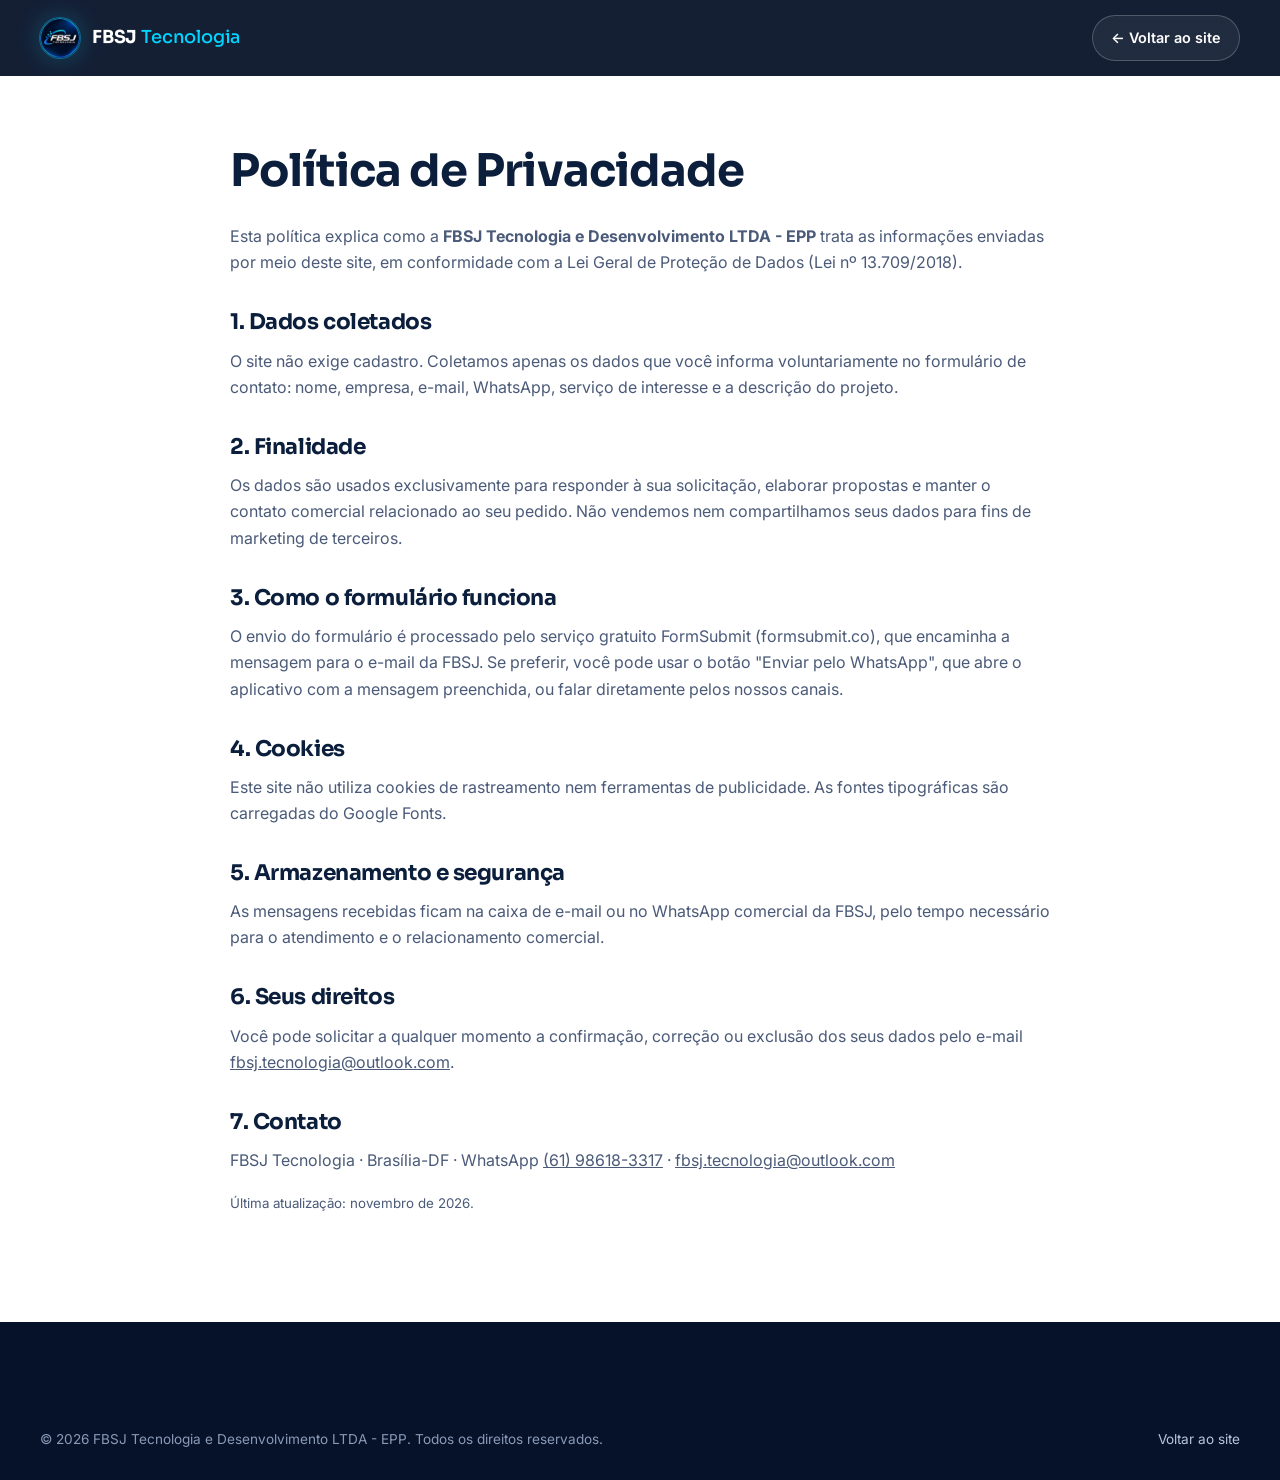
<file: politica-de-privacidade.html>
<!doctype html>
<html lang="pt-BR">
<head>
  <meta charset="utf-8">
  <meta name="viewport" content="width=device-width, initial-scale=1">
  <title>Política de Privacidade | FBSJ Tecnologia</title>
  <meta name="description" content="Política de privacidade do site da FBSJ Tecnologia: quais dados são coletados pelo formulário de contato e como são utilizados.">
  <meta name="robots" content="index, follow">
  <meta name="theme-color" content="#0B1E3C">
  <link rel="canonical" href="https://fjuniorfjunior-rgb.github.io/fbsj-tecnologia/politica-de-privacidade.html">
  <link rel="icon" href="favicon.ico" sizes="any">
  <link rel="apple-touch-icon" href="assets/img/apple-touch-icon.png">
  <link rel="preconnect" href="https://fonts.googleapis.com">
  <link rel="preconnect" href="https://fonts.gstatic.com" crossorigin>
  <link href="https://fonts.googleapis.com/css2?family=Inter:wght@400;500;600;700&family=Sora:wght@600;700&display=swap" rel="stylesheet">
  <link rel="stylesheet" href="assets/css/style.css">
</head>
<body>
  <header class="nav nav--solid" id="nav">
    <div class="container nav__inner">
      <a class="brand" href="./"><img src="assets/img/logo-96.png" alt="" width="40" height="40"><span class="brand__name">FBSJ <span>Tecnologia</span></span></a>
      <a class="btn btn--glass btn--sm" href="./">← Voltar ao site</a>
    </div>
  </header>
  <main class="page">
    <div class="container">
      <h1>Política de Privacidade</h1>
      <p>Esta política explica como a <strong>FBSJ Tecnologia e Desenvolvimento LTDA - EPP</strong> trata as informações enviadas por meio deste site, em conformidade com a Lei Geral de Proteção de Dados (Lei nº 13.709/2018).</p>
      <h2>1. Dados coletados</h2>
      <p>O site não exige cadastro. Coletamos apenas os dados que você informa voluntariamente no formulário de contato: nome, empresa, e-mail, WhatsApp, serviço de interesse e a descrição do projeto.</p>
      <h2>2. Finalidade</h2>
      <p>Os dados são usados exclusivamente para responder à sua solicitação, elaborar propostas e manter o contato comercial relacionado ao seu pedido. Não vendemos nem compartilhamos seus dados para fins de marketing de terceiros.</p>
      <h2>3. Como o formulário funciona</h2>
      <p>O envio do formulário é processado pelo serviço gratuito FormSubmit (formsubmit.co), que encaminha a mensagem para o e-mail da FBSJ. Se preferir, você pode usar o botão "Enviar pelo WhatsApp", que abre o aplicativo com a mensagem preenchida, ou falar diretamente pelos nossos canais.</p>
      <h2>4. Cookies</h2>
      <p>Este site não utiliza cookies de rastreamento nem ferramentas de publicidade. As fontes tipográficas são carregadas do Google Fonts.</p>
      <h2>5. Armazenamento e segurança</h2>
      <p>As mensagens recebidas ficam na caixa de e-mail ou no WhatsApp comercial da FBSJ, pelo tempo necessário para o atendimento e o relacionamento comercial.</p>
      <h2>6. Seus direitos</h2>
      <p>Você pode solicitar a qualquer momento a confirmação, correção ou exclusão dos seus dados pelo e-mail <a href="mailto:fbsj.tecnologia@outlook.com">fbsj.tecnologia@outlook.com</a>.</p>
      <h2>7. Contato</h2>
      <p>FBSJ Tecnologia · Brasília-DF · WhatsApp <a href="https://wa.me/5561986183317">(61) 98618-3317</a> · <a href="mailto:fbsj.tecnologia@outlook.com">fbsj.tecnologia@outlook.com</a></p>
      <p><small>Última atualização: novembro de 2026.</small></p>
    </div>
  </main>
  <footer class="footer"><div class="container footer__bottom"><p>© 2026 FBSJ Tecnologia e Desenvolvimento LTDA - EPP. Todos os direitos reservados.</p><a href="./">Voltar ao site</a></div></footer>
</body>
</html>
</file>
<file: assets/css/style.css>
/* =========================================================
   FBSJ Tecnologia — estilos do site institucional
   Paleta: navy #0B1E3C · azul #007BFF · ciano #00D4FF · branco
   ========================================================= */
:root {
  --navy: #0B1E3C;
  --navy-900: #06122A;
  --navy-800: #0A1A35;
  --navy-700: #12284D;
  --blue: #007BFF;
  --cyan: #00D4FF;
  --white: #FFFFFF;
  --gray-100: #EEF2F8;
  --gray-300: #B8C4D9;
  --gray-400: #8A9AB6;
  --gray-600: #4A5A78;
  --text: #0E1B33;
  --text-soft: #4A5A78;
  --grad: linear-gradient(120deg, var(--blue), var(--cyan));
  --glass: rgba(255,255,255,.06);
  --glass-border: rgba(255,255,255,.12);
  --radius: 18px;
  --radius-lg: 26px;
  --shadow: 0 30px 80px -30px rgba(0, 40, 120, .45);
  --container: 1200px;
  --nav-h: 76px;
  --ease: cubic-bezier(.22,.8,.24,1);
  --font: "Inter", system-ui, -apple-system, "Segoe UI", Roboto, sans-serif;
  --font-display: "Sora", var(--font);
  --font-mono: "JetBrains Mono", ui-monospace, Consolas, monospace;
}

*, *::before, *::after { box-sizing: border-box; }
html { scroll-behavior: smooth; scroll-padding-top: calc(var(--nav-h) + 8px); -webkit-text-size-adjust: 100%; }
body { margin: 0; font-family: var(--font); color: var(--text); background: var(--white); line-height: 1.65; font-size: 1rem; overflow-x: hidden; -webkit-font-smoothing: antialiased; }
img, svg { display: block; max-width: 100%; }
a { color: inherit; }
h1, h2, h3, h4 { font-family: var(--font-display); line-height: 1.12; margin: 0 0 .6em; letter-spacing: -.02em; }
h2 { font-size: clamp(1.9rem, 1.2rem + 2.6vw, 3rem); font-weight: 700; }
h3 { font-size: 1.15rem; font-weight: 600; }
p { margin: 0 0 1em; }
.container { width: min(100% - 40px, var(--container)); margin-inline: auto; }
.grad { background: var(--grad); -webkit-background-clip: text; background-clip: text; color: transparent; }
.skip { position: absolute; left: 12px; top: -60px; z-index: 200; background: var(--white); color: var(--navy); padding: 10px 16px; border-radius: 10px; font-weight: 600; }
.skip:focus { top: 12px; }
:focus-visible { outline: 2px solid var(--cyan); outline-offset: 3px; border-radius: 6px; }

/* Barra de progresso de rolagem */
.progress { position: fixed; inset: 0 0 auto 0; height: 3px; z-index: 120; pointer-events: none; }
.progress span { display: block; height: 100%; width: 100%; background: var(--grad); transform-origin: 0 50%; transform: scaleX(0); }

/* ---------- Botões ---------- */
.btn { --pad: 14px 24px; display: inline-flex; align-items: center; justify-content: center; gap: 8px; padding: var(--pad); border-radius: 999px; font-weight: 600; font-size: .98rem; text-decoration: none; border: 1px solid transparent; cursor: pointer; transition: transform .3s var(--ease), box-shadow .3s var(--ease), background .3s, border-color .3s; font-family: var(--font); white-space: nowrap; }
.btn--lg { --pad: 16px 30px; font-size: 1.02rem; }
.btn--sm { --pad: 10px 18px; font-size: .9rem; }
.btn--primary { background: var(--grad); color: var(--white); box-shadow: 0 10px 30px -10px rgba(0,123,255,.7); }
.btn--primary:hover { transform: translateY(-2px); box-shadow: 0 18px 40px -12px rgba(0,180,255,.8); }
.btn--glass { background: rgba(255,255,255,.06); color: var(--white); border-color: rgba(255,255,255,.22); backdrop-filter: blur(10px); -webkit-backdrop-filter: blur(10px); }
.btn--glass:hover { background: rgba(255,255,255,.12); border-color: rgba(0,212,255,.6); transform: translateY(-2px); }

/* ---------- Cabeçalho ---------- */
.nav { position: fixed; inset: 0 0 auto 0; z-index: 100; height: var(--nav-h); transition: background .4s var(--ease), box-shadow .4s, height .4s var(--ease), backdrop-filter .4s; }
.nav.is-scrolled { background: rgba(8, 20, 42, .78); backdrop-filter: blur(16px) saturate(140%); -webkit-backdrop-filter: blur(16px) saturate(140%); box-shadow: 0 1px 0 rgba(255,255,255,.08), 0 20px 40px -30px rgba(0,0,0,.6); --nav-h: 66px; }
.nav__inner { height: 100%; display: flex; align-items: center; justify-content: space-between; gap: 24px; }
.brand { display: inline-flex; align-items: center; gap: 12px; text-decoration: none; color: var(--white); }
.brand img { width: 40px; height: 40px; border-radius: 50%; box-shadow: 0 0 0 1px rgba(0,212,255,.35), 0 0 24px rgba(0,212,255,.25); }
.brand__name { font-family: var(--font-display); font-weight: 700; font-size: 1.12rem; letter-spacing: -.01em; }
.brand__name span { font-weight: 500; color: var(--cyan); }
.nav__menu { display: flex; align-items: center; gap: 4px; }
.nav__menu a:not(.btn) { color: rgba(255,255,255,.78); text-decoration: none; font-size: .94rem; font-weight: 500; padding: 8px 14px; border-radius: 999px; position: relative; transition: color .25s, background .25s; }
.nav__menu a:not(.btn):hover { color: var(--white); background: rgba(255,255,255,.06); }
.nav__menu a.is-active { color: var(--white); }
.nav__menu a.is-active::after { content: ""; position: absolute; left: 50%; bottom: 2px; width: 16px; height: 2px; border-radius: 2px; background: var(--grad); transform: translateX(-50%); }
.nav__cta { margin-left: 10px; }
.nav__toggle { display: none; width: 46px; height: 46px; border-radius: 14px; border: 1px solid rgba(255,255,255,.18); background: rgba(255,255,255,.06); cursor: pointer; position: relative; z-index: 110; }
.nav__toggle span { position: absolute; left: 13px; right: 13px; height: 2px; border-radius: 2px; background: var(--white); transition: transform .35s var(--ease), opacity .25s, top .35s var(--ease); }
.nav__toggle span:nth-child(1) { top: 15px; } .nav__toggle span:nth-child(2) { top: 22px; } .nav__toggle span:nth-child(3) { top: 29px; }
.nav.is-open .nav__toggle span:nth-child(1) { top: 22px; transform: rotate(45deg); }
.nav.is-open .nav__toggle span:nth-child(2) { opacity: 0; }
.nav.is-open .nav__toggle span:nth-child(3) { top: 22px; transform: rotate(-45deg); }

/* ---------- Hero ---------- */
.hero { position: relative; min-height: 100svh; display: flex; align-items: center; overflow: hidden; color: var(--white); background: radial-gradient(1200px 700px at 75% 20%, #12306a 0%, transparent 60%), radial-gradient(900px 600px at 10% 90%, #0c2a5c 0%, transparent 60%), linear-gradient(180deg, var(--navy-900), var(--navy) 60%, var(--navy-800)); padding: calc(var(--nav-h) + 40px) 0 90px; isolation: isolate; }
.hero__canvas { position: absolute; inset: 0; width: 100%; height: 100%; z-index: -1; opacity: .9; }
.hero__grid { position: absolute; inset: 0; z-index: -2; background-image: linear-gradient(rgba(0,212,255,.06) 1px, transparent 1px), linear-gradient(90deg, rgba(0,212,255,.06) 1px, transparent 1px); background-size: 64px 64px; mask-image: radial-gradient(ellipse 80% 70% at 60% 40%, #000 30%, transparent 75%); -webkit-mask-image: radial-gradient(ellipse 80% 70% at 60% 40%, #000 30%, transparent 75%); }
.hero__light { position: absolute; border-radius: 50%; filter: blur(90px); z-index: -2; pointer-events: none; }
.hero__light--a { width: 520px; height: 520px; right: -80px; top: 6%; background: rgba(0,123,255,.45); animation: drift 14s ease-in-out infinite alternate; }
.hero__light--b { width: 380px; height: 380px; right: 22%; bottom: -120px; background: rgba(0,212,255,.28); animation: drift 18s ease-in-out infinite alternate-reverse; }
@keyframes drift { to { transform: translate3d(-40px, 30px, 0) scale(1.08); } }
.hero__inner { display: grid; grid-template-columns: 1.05fr 1fr; gap: 56px; align-items: center; }
.kicker { display: inline-flex; align-items: center; gap: 10px; font-size: .84rem; font-weight: 500; letter-spacing: .04em; color: var(--gray-300); padding: 8px 16px 8px 12px; border-radius: 999px; border: 1px solid rgba(0,212,255,.25); background: rgba(0,212,255,.06); margin-bottom: 26px; }
.dot { width: 8px; height: 8px; border-radius: 50%; background: var(--cyan); box-shadow: 0 0 0 0 rgba(0,212,255,.6); animation: ping 2.2s infinite; }
@keyframes ping { 0% { box-shadow: 0 0 0 0 rgba(0,212,255,.6); } 80%,100% { box-shadow: 0 0 0 10px rgba(0,212,255,0); } }
.hero h1 { font-size: clamp(2.5rem, 1.4rem + 4.4vw, 4.6rem); font-weight: 800; letter-spacing: -.035em; line-height: 1.04; margin-bottom: 22px; }
.hero__sub { font-size: clamp(1.05rem, .95rem + .45vw, 1.28rem); color: var(--gray-300); max-width: 34ch; margin-bottom: 34px; }
.hero__cta { display: flex; flex-wrap: wrap; gap: 14px; margin-bottom: 34px; }
.hero__tags { display: flex; flex-wrap: wrap; gap: 8px 22px; list-style: none; padding: 0; margin: 0; color: var(--gray-400); font-size: .88rem; }
.hero__tags li { display: inline-flex; align-items: center; gap: 8px; }
.hero__tags li::before { content: ""; width: 5px; height: 5px; border-radius: 50%; background: var(--cyan); }
.hero__scroll { position: absolute; left: 50%; bottom: 26px; width: 26px; height: 42px; border: 1.5px solid rgba(255,255,255,.3); border-radius: 14px; transform: translateX(-50%); }
.hero__scroll span { position: absolute; left: 50%; top: 8px; width: 3px; height: 8px; border-radius: 2px; background: var(--cyan); transform: translateX(-50%); animation: scrolly 1.8s ease-in-out infinite; }
@keyframes scrolly { 0% { opacity: 0; transform: translate(-50%, 0); } 40% { opacity: 1; } 100% { opacity: 0; transform: translate(-50%, 14px); } }

/* Composição 3D: pilha de arquitetura */
.hero__art { position: relative; height: 520px; perspective: 1400px; }
.stack { position: absolute; left: 50%; top: 50%; width: 400px; height: 420px; transform: translate(-50%, -50%) rotateX(56deg) rotateZ(-38deg); transform-style: preserve-3d; transition: transform .2s linear; }
.layer { position: absolute; left: 0; width: 400px; height: 220px; border-radius: 26px; border: 1px solid rgba(0,212,255,.35); background: linear-gradient(135deg, rgba(0,123,255,.22), rgba(0,212,255,.06)); box-shadow: 0 0 0 1px rgba(255,255,255,.04) inset, 0 40px 80px -20px rgba(0,30,90,.8), 0 0 40px rgba(0,180,255,.15); backdrop-filter: blur(4px); padding: 22px; }
.layer--ui { top: -40px; transform: translateZ(150px); animation: float-a 7s ease-in-out infinite; }
.layer--api { top: 100px; transform: translateZ(60px); animation: float-b 7s ease-in-out infinite; }
.layer--data { top: 240px; transform: translateZ(-30px); animation: float-c 7s ease-in-out infinite; }
@keyframes float-a { 50% { transform: translateZ(168px); } }
@keyframes float-b { 50% { transform: translateZ(74px); } }
@keyframes float-c { 50% { transform: translateZ(-20px); } }
.layer__label { font-family: var(--font-mono); font-size: 13px; color: var(--cyan); letter-spacing: .02em; }
.layer__ui { margin-top: 16px; display: grid; grid-template-columns: repeat(3, 1fr); gap: 10px; }
.layer__ui i { height: 46px; border-radius: 10px; background: rgba(255,255,255,.1); border: 1px solid rgba(255,255,255,.12); }
.layer__ui b { grid-column: 1 / -1; height: 70px; border-radius: 12px; background: linear-gradient(90deg, rgba(0,123,255,.45), rgba(0,212,255,.25)); }
.layer__nodes { margin-top: 30px; display: flex; justify-content: space-around; }
.layer__nodes em { width: 46px; height: 46px; border-radius: 50%; background: radial-gradient(circle, var(--cyan), rgba(0,123,255,.4)); box-shadow: 0 0 24px rgba(0,212,255,.8); animation: glow 2.6s ease-in-out infinite; }
.layer__nodes em:nth-child(2) { animation-delay: .4s; } .layer__nodes em:nth-child(3) { animation-delay: .8s; } .layer__nodes em:nth-child(4) { animation-delay: 1.2s; }
@keyframes glow { 50% { box-shadow: 0 0 40px rgba(0,212,255,1); transform: scale(1.08); } }
.layer__db { margin-top: 22px; display: flex; gap: 22px; justify-content: center; }
.layer__db u { width: 76px; height: 96px; border-radius: 40px / 14px; background: linear-gradient(180deg, rgba(0,212,255,.45), rgba(0,123,255,.2)); border: 1px solid rgba(0,212,255,.5); }
.stack__beams { position: absolute; inset: 0; width: 400px; height: 420px; transform: translateZ(60px); overflow: visible; }
.stack__beams path { stroke: var(--cyan); stroke-width: 2; stroke-dasharray: 6 12; fill: none; opacity: .7; animation: dash 1.6s linear infinite; }
@keyframes dash { to { stroke-dashoffset: -36; } }
.glass { position: absolute; color: var(--white); background: rgba(10, 30, 66, .55); border: 1px solid rgba(255,255,255,.14); border-radius: 16px; backdrop-filter: blur(14px); -webkit-backdrop-filter: blur(14px); box-shadow: var(--shadow); transition: transform .2s linear; }
.glass--code { right: -10px; top: 6%; width: 300px; font-size: 12.5px; }
.glass__bar, .term__bar { display: flex; align-items: center; gap: 6px; padding: 10px 14px; border-bottom: 1px solid rgba(255,255,255,.08); font-family: var(--font-mono); font-size: 11px; color: var(--gray-400); }
.glass__bar i, .term__bar i { width: 9px; height: 9px; border-radius: 50%; background: #ff5f57; } .glass__bar i:nth-child(2), .term__bar i:nth-child(2) { background: #febc2e; } .glass__bar i:nth-child(3), .term__bar i:nth-child(3) { background: #28c840; }
.glass__bar span, .term__bar span { margin-left: 8px; }
.glass pre { margin: 0; padding: 14px 16px 16px; font-family: var(--font-mono); line-height: 1.6; color: #d6e4ff; white-space: pre; overflow: hidden; }
.k { color: #6cb6ff; } .t { color: var(--cyan); } .c { color: #6b7fa3; }
.glass--status { left: 0; bottom: 14%; display: flex; align-items: center; gap: 12px; padding: 14px 18px; }
.glass--status b { display: block; font-size: .92rem; } .glass--status small { color: var(--gray-300); font-family: var(--font-mono); font-size: .75rem; }
.pulse { width: 10px; height: 10px; border-radius: 50%; background: #2ee59d; box-shadow: 0 0 0 0 rgba(46,229,157,.6); animation: ping 2s infinite; }
.glass--sync { right: 4%; bottom: 4%; padding: 14px 18px; }
.glass--sync small { color: var(--gray-300); font-size: .75rem; }
.sync { display: flex; align-items: center; gap: 10px; font-family: var(--font-mono); font-size: .8rem; margin-bottom: 4px; }
.sync__line { position: relative; width: 70px; height: 2px; background: rgba(255,255,255,.15); overflow: hidden; border-radius: 2px; }
.sync__line::after { content: ""; position: absolute; inset: 0; width: 40%; background: var(--grad); animation: slide 1.4s ease-in-out infinite; }
@keyframes slide { from { transform: translateX(-100%); } to { transform: translateX(260%); } }

/* ---------- Seções ---------- */
.section { padding: clamp(80px, 9vw, 130px) 0; position: relative; }
.section--deep { background: linear-gradient(180deg, var(--navy), var(--navy-800)); color: var(--white); }
.section--deep .lead, .section--deep p { color: var(--gray-300); }
.section__head { max-width: 760px; margin-bottom: 56px; }
.eyebrow { display: inline-flex; align-items: center; gap: 10px; font-family: var(--font-mono); font-size: .8rem; letter-spacing: .14em; text-transform: uppercase; color: var(--blue); margin-bottom: 16px; font-weight: 500; }
.eyebrow::before { content: ""; width: 26px; height: 2px; background: var(--grad); border-radius: 2px; }
.section--deep .eyebrow, .impact .eyebrow, .contact .eyebrow { color: var(--cyan); }
.lead { font-size: clamp(1.02rem, .96rem + .3vw, 1.16rem); color: var(--text-soft); }

/* Sobre */
.about { display: grid; grid-template-columns: .9fr 1.1fr; gap: 72px; align-items: center; }
.about__copy > p { color: var(--text-soft); font-size: 1.04rem; }
.about__list { list-style: none; padding: 0; margin: 30px 0 0; display: grid; grid-template-columns: 1fr 1fr; gap: 14px; }
.about__list li { display: flex; gap: 14px; align-items: flex-start; padding: 16px; border-radius: 16px; background: var(--gray-100); border: 1px solid #e1e8f3; transition: transform .3s var(--ease), box-shadow .3s; }
.about__list li:hover { transform: translateY(-3px); box-shadow: 0 16px 40px -24px rgba(0,60,160,.5); }
.about__list li:last-child { grid-column: 1 / -1; }
.about__list .ico { flex: none; width: 40px; height: 40px; border-radius: 12px; display: grid; place-items: center; background: var(--navy); color: var(--cyan); font-weight: 700; font-size: 1rem; }
.about__list b { display: block; font-family: var(--font-display); font-size: .98rem; color: var(--navy); }
.about__list small { color: var(--text-soft); font-size: .88rem; }
.about__art { display: grid; place-items: center; }
.orbit { position: relative; width: min(100%, 440px); aspect-ratio: 1; border-radius: 50%; background: radial-gradient(circle at 50% 50%, #12306a 0%, var(--navy) 55%, var(--navy-900) 100%); box-shadow: var(--shadow), inset 0 0 80px rgba(0,180,255,.25); display: grid; place-items: center; overflow: hidden; }
.orbit::before { content: ""; position: absolute; inset: 0; background-image: linear-gradient(rgba(0,212,255,.08) 1px, transparent 1px), linear-gradient(90deg, rgba(0,212,255,.08) 1px, transparent 1px); background-size: 32px 32px; mask-image: radial-gradient(circle, #000 40%, transparent 72%); -webkit-mask-image: radial-gradient(circle, #000 40%, transparent 72%); }
.orbit__core { position: relative; z-index: 2; width: 34%; aspect-ratio: 1; border-radius: 50%; box-shadow: 0 0 60px rgba(0,212,255,.55); }
.orbit__core img { width: 100%; height: 100%; border-radius: 50%; }
.orbit__ring { position: absolute; border-radius: 50%; border: 1px dashed rgba(0,212,255,.4); animation: spin 40s linear infinite; }
.orbit__ring--1 { inset: 22%; } .orbit__ring--2 { inset: 8%; animation-duration: 60s; animation-direction: reverse; }
.orbit__ring span { position: absolute; padding: 6px 12px; border-radius: 999px; font-size: .74rem; font-weight: 600; color: var(--white); background: rgba(0,123,255,.35); border: 1px solid rgba(0,212,255,.5); backdrop-filter: blur(6px); white-space: nowrap; animation: spin 40s linear infinite reverse; }
.orbit__ring--2 span { animation-duration: 60s; animation-direction: normal; }
.orbit__ring--1 span:nth-child(1) { top: -14px; left: 50%; margin-left: -40px; } .orbit__ring--1 span:nth-child(2) { bottom: -14px; left: 50%; margin-left: -44px; }
.orbit__ring--2 span:nth-child(1) { top: 18%; left: -10px; } .orbit__ring--2 span:nth-child(2) { top: 22%; right: -26px; } .orbit__ring--2 span:nth-child(3) { bottom: 4%; left: 34%; }
@keyframes spin { to { transform: rotate(360deg); } }

/* Serviços: cards com borda iluminada */
.cards { display: grid; grid-template-columns: repeat(3, 1fr); gap: 22px; }
.card { --mx: 50%; --my: 0%; position: relative; padding: 32px 28px 28px; border-radius: var(--radius-lg); background: linear-gradient(180deg, rgba(255,255,255,.05), rgba(255,255,255,.02)); border: 1px solid rgba(255,255,255,.09); display: flex; flex-direction: column; transition: transform .45s var(--ease), border-color .3s; overflow: hidden; isolation: isolate; }
.card::before { content: ""; position: absolute; inset: 0; z-index: -1; background: radial-gradient(420px circle at var(--mx) var(--my), rgba(0,212,255,.16), transparent 45%); opacity: 0; transition: opacity .4s; }
.card::after { content: ""; position: absolute; inset: 0; border-radius: inherit; padding: 1px; background: radial-gradient(300px circle at var(--mx) var(--my), rgba(0,212,255,.9), transparent 60%); -webkit-mask: linear-gradient(#000 0 0) content-box, linear-gradient(#000 0 0); -webkit-mask-composite: xor; mask-composite: exclude; opacity: 0; transition: opacity .4s; pointer-events: none; }
.card:hover { transform: translateY(-6px); }
.card:hover::before, .card:hover::after { opacity: 1; }
.card__icon { width: 56px; height: 56px; border-radius: 16px; display: grid; place-items: center; background: linear-gradient(135deg, rgba(0,123,255,.3), rgba(0,212,255,.12)); border: 1px solid rgba(0,212,255,.35); margin-bottom: 22px; box-shadow: 0 0 30px -6px rgba(0,212,255,.45); }
.card__icon svg { width: 28px; height: 28px; fill: none; stroke: var(--cyan); stroke-width: 1.7; stroke-linecap: round; stroke-linejoin: round; }
.card h3 { color: var(--white); font-size: 1.2rem; }
.card p { font-size: .96rem; }
.card__benefit { padding: 12px 14px; border-radius: 12px; background: rgba(0,212,255,.06); border-left: 2px solid var(--cyan); font-size: .9rem !important; }
.card__benefit b { color: var(--white); }
.card__link { margin-top: auto; padding-top: 8px; color: var(--cyan); font-weight: 600; text-decoration: none; display: inline-flex; gap: 6px; align-items: center; }
.card__link span { transition: transform .3s var(--ease); }
.card__link:hover span { transform: translateX(5px); }

/* Impacto */
.impact { position: relative; padding: clamp(90px, 10vw, 150px) 0; color: var(--white); background: radial-gradient(900px 500px at 80% 50%, rgba(0,123,255,.28), transparent 60%), radial-gradient(600px 400px at 10% 10%, rgba(0,212,255,.12), transparent 60%), var(--navy-900); overflow: hidden; }
.impact::before { content: ""; position: absolute; inset: 0; background-image: radial-gradient(rgba(0,212,255,.25) 1px, transparent 1.4px); background-size: 28px 28px; mask-image: linear-gradient(90deg, transparent, #000 50%, transparent); -webkit-mask-image: linear-gradient(90deg, transparent, #000 50%, transparent); opacity: .5; }
.impact__inner { position: relative; display: grid; grid-template-columns: .9fr 1.1fr; gap: 60px; align-items: center; }
.impact h2 { font-size: clamp(2rem, 1.2rem + 2.8vw, 3.2rem); }
.impact .lead { color: var(--gray-300); }
.diagram { position: relative; padding-bottom: 70px; }
.diagram__svg { width: 100%; height: auto; overflow: visible; }
.diagram__links path { fill: none; stroke: rgba(255,255,255,.12); stroke-width: 2; }
.diagram__flow path { fill: none; stroke: url(#lg); stroke-width: 2.5; stroke-linecap: round; stroke-dasharray: 14 220; animation: flow 3s linear infinite; filter: drop-shadow(0 0 6px rgba(0,212,255,.9)); }
.diagram__flow path:nth-child(2) { animation-delay: .5s; } .diagram__flow path:nth-child(3) { animation-delay: 1s; } .diagram__flow path:nth-child(4) { animation-delay: 1.5s; } .diagram__flow path:nth-child(5) { animation-delay: 2s; }
@keyframes flow { from { stroke-dashoffset: 234; } to { stroke-dashoffset: 0; } }
.diagram__nodes rect { fill: rgba(12, 32, 70, .9); stroke: rgba(0,212,255,.45); stroke-width: 1.2; }
.diagram__nodes text { fill: var(--white); font-family: var(--font-display); font-size: 15px; font-weight: 600; text-anchor: middle; }
.diagram__nodes .hub rect { fill: url(#lg); stroke: none; filter: drop-shadow(0 0 22px rgba(0,180,255,.7)); }
.diagram__nodes .hub text { font-size: 20px; font-weight: 800; }
.diagram__nodes .hub text.sub { font-family: var(--font-mono); font-size: 11px; font-weight: 500; }
.term { position: absolute; right: 0; bottom: -20px; width: 250px; background: rgba(6, 18, 42, .85); border: 1px solid rgba(255,255,255,.12); border-radius: 14px; backdrop-filter: blur(10px); box-shadow: var(--shadow); }
.term__lines { list-style: none; margin: 0; padding: 12px 16px 14px; font-family: var(--font-mono); font-size: 12px; color: #cfe0ff; }
.term__lines li { opacity: 0; transform: translateY(6px); }
.is-visible .term__lines li { animation: line-in .5s var(--ease) forwards; }
.is-visible .term__lines li:nth-child(2) { animation-delay: .5s; } .is-visible .term__lines li:nth-child(3) { animation-delay: 1s; } .is-visible .term__lines li:nth-child(4) { animation-delay: 1.5s; }
@keyframes line-in { to { opacity: 1; transform: none; } }
.ok { color: #2ee59d; margin-right: 6px; }

/* Metodologia */
.timeline { list-style: none; padding: 0; margin: 0; display: grid; grid-template-columns: repeat(4, 1fr); gap: 24px; position: relative; }
.timeline__line { position: absolute; left: 4%; right: 4%; top: 34px; height: 2px; background: #e1e8f3; border-radius: 2px; }
.timeline__line span { display: block; height: 100%; background: var(--grad); border-radius: 2px; transform-origin: 0 50%; transform: scaleX(var(--p, 0)); transition: transform .2s linear; box-shadow: 0 0 12px rgba(0,212,255,.7); }
.step { position: relative; padding-top: 0; }
.step__n { position: relative; z-index: 1; display: grid; place-items: center; width: 68px; height: 68px; border-radius: 22px; background: var(--white); border: 1px solid #dbe4f2; font-family: var(--font-display); font-weight: 800; font-size: 1.2rem; color: var(--blue); margin-bottom: 22px; box-shadow: 0 16px 34px -20px rgba(0,60,160,.6); transition: background .4s, color .4s, border-color .4s; }
.step.is-visible .step__n { background: var(--navy); color: var(--cyan); border-color: var(--navy); }
.step h3 { color: var(--navy); font-size: 1.25rem; }
.step p { color: var(--text-soft); }

/* Tecnologias */
.tech { list-style: none; padding: 0; margin: 0; display: grid; grid-template-columns: repeat(auto-fill, minmax(170px, 1fr)); gap: 16px; }
.tech li { display: flex; flex-direction: column; align-items: flex-start; gap: 4px; padding: 22px; border-radius: 20px; background: rgba(255,255,255,.04); border: 1px solid rgba(255,255,255,.09); transition: transform .35s var(--ease), border-color .3s, background .3s; }
.tech li:hover { transform: translateY(-4px); border-color: rgba(0,212,255,.45); background: rgba(0,212,255,.06); }
.tech__ico { display: grid; place-items: center; min-width: 52px; height: 52px; padding: 0 10px; border-radius: 14px; margin-bottom: 12px; font-family: var(--font-mono); font-weight: 600; font-size: .95rem; color: var(--white); background: linear-gradient(135deg, color-mix(in srgb, var(--c) 55%, transparent), color-mix(in srgb, var(--c) 15%, transparent)); border: 1px solid color-mix(in srgb, var(--c) 60%, transparent); }
.tech b { color: var(--white); font-family: var(--font-display); }
.tech small { color: var(--gray-400); font-size: .84rem; }

/* Portfólio */
.portfolio { display: grid; grid-template-columns: repeat(2, 1fr); gap: 28px; }
.project { border-radius: var(--radius-lg); overflow: hidden; background: var(--white); border: 1px solid #e3eaf5; box-shadow: 0 30px 60px -40px rgba(0,40,120,.5); transition: transform .45s var(--ease), box-shadow .45s; }
.project:hover { transform: translateY(-6px); box-shadow: 0 40px 80px -40px rgba(0,60,160,.65); }
.project figure { margin: 0; background: var(--navy); overflow: hidden; aspect-ratio: 1200 / 760; }
.project img { width: 100%; height: 100%; object-fit: cover; transition: transform .8s var(--ease); }
.project:hover img { transform: scale(1.04); }
.project__body { padding: 24px 26px 26px; }
.project h3 { color: var(--navy); font-size: 1.22rem; margin-top: 12px; }
.project p { color: var(--text-soft); font-size: .96rem; }
.project__stack { font-family: var(--font-mono); font-size: .8rem !important; color: var(--blue) !important; margin: 0; }
.badge { display: inline-block; font-size: .72rem; font-weight: 600; letter-spacing: .06em; text-transform: uppercase; color: var(--blue); background: rgba(0,123,255,.08); border: 1px solid rgba(0,123,255,.2); padding: 4px 10px; border-radius: 999px; }

/* Diferenciais */
.features { list-style: none; padding: 0; margin: 0; display: grid; grid-template-columns: repeat(3, 1fr); gap: 1px; background: rgba(255,255,255,.08); border-radius: var(--radius-lg); overflow: hidden; border: 1px solid rgba(255,255,255,.08); }
.features li { padding: 34px 30px; background: var(--navy); position: relative; transition: background .4s; }
.features li:hover { background: #0e2550; }
.features li::before { content: ""; display: block; width: 34px; height: 3px; border-radius: 3px; background: var(--grad); margin-bottom: 20px; transition: width .4s var(--ease); }
.features li:hover::before { width: 60px; }
.features b { display: block; font-family: var(--font-display); font-size: 1.12rem; color: var(--white); margin-bottom: 8px; }
.features p { margin: 0; font-size: .95rem; }

/* CTA */
.cta { position: relative; padding: clamp(90px, 10vw, 140px) 0; text-align: center; color: var(--white); background: var(--navy-900); overflow: hidden; isolation: isolate; }
.cta__glow { position: absolute; inset: -40%; z-index: -1; background: conic-gradient(from 0deg at 50% 50%, transparent 0deg, rgba(0,123,255,.35) 60deg, transparent 120deg, rgba(0,212,255,.3) 220deg, transparent 300deg); filter: blur(60px); animation: spin 22s linear infinite; }
.cta::after { content: ""; position: absolute; inset: 0; z-index: -1; background: radial-gradient(ellipse at center, transparent 30%, var(--navy-900) 75%); }
.cta h2 { font-size: clamp(2rem, 1.2rem + 3vw, 3.4rem); max-width: 18ch; margin-inline: auto; }
.cta p { color: var(--gray-300); font-size: 1.12rem; max-width: 56ch; margin: 0 auto 36px; }

/* Contato */
.contact { display: grid; grid-template-columns: .85fr 1.15fr; gap: 60px; align-items: start; }
.contact__info .lead { margin-bottom: 30px; }
.contact__list { list-style: none; padding: 0; margin: 0; display: grid; gap: 12px; }
.contact__list li { display: flex; gap: 16px; align-items: center; padding: 16px 18px; border-radius: 16px; border: 1px solid #e3eaf5; background: var(--gray-100); }
.contact__ico { flex: none; width: 44px; height: 44px; border-radius: 12px; display: grid; place-items: center; background: var(--navy); color: var(--cyan); font-size: 1.1rem; }
.contact__list small { display: block; color: var(--gray-600); font-size: .8rem; font-weight: 500; }
.contact__list a, .contact__list p { color: var(--navy); font-weight: 600; text-decoration: none; margin: 0; word-break: break-word; }
.contact__list a:hover { color: var(--blue); }
.form { padding: clamp(26px, 4vw, 40px); border-radius: var(--radius-lg); background: linear-gradient(160deg, var(--navy), var(--navy-900)); color: var(--white); box-shadow: var(--shadow); border: 1px solid rgba(0,212,255,.18); }
.form h3 { font-size: 1.5rem; margin-bottom: 22px; }
.form__row { display: grid; grid-template-columns: 1fr 1fr; gap: 14px; }
.form label { display: block; font-size: .86rem; font-weight: 500; color: var(--gray-300); margin-bottom: 14px; }
.form input, .form select, .form textarea { width: 100%; margin-top: 6px; padding: 13px 14px; border-radius: 12px; border: 1px solid rgba(255,255,255,.14); background: rgba(255,255,255,.05); color: var(--white); font: inherit; font-size: 1rem; transition: border-color .25s, background .25s, box-shadow .25s; }
.form select option { color: var(--navy); }
.form textarea { resize: vertical; min-height: 110px; }
.form input:focus, .form select:focus, .form textarea:focus { outline: none; border-color: var(--cyan); background: rgba(0,212,255,.06); box-shadow: 0 0 0 4px rgba(0,212,255,.12); }
.form .is-invalid { border-color: #ff6b81; }
.form__actions { display: flex; flex-wrap: wrap; gap: 12px; margin-top: 6px; }
.form__msg { min-height: 1.4em; font-size: .92rem; margin: 4px 0 10px; }
.form__msg.ok { color: #2ee59d; } .form__msg.err { color: #ff8a9a; }
.form__note { font-size: .8rem; color: var(--gray-400); margin: 16px 0 0; }
.form__note a { color: var(--cyan); }
.hp { position: absolute; left: -9999px; width: 1px; height: 1px; opacity: 0; }

/* Rodapé */
.footer { background: var(--navy-900); color: var(--gray-300); padding: 80px 0 30px; font-size: .94rem; }
.footer__grid { display: grid; grid-template-columns: 1.6fr 1fr 1.1fr 1.2fr; gap: 40px; padding-bottom: 50px; border-bottom: 1px solid rgba(255,255,255,.08); }
.footer h4 { color: var(--white); font-size: .95rem; margin-bottom: 18px; font-family: var(--font-display); }
.footer a { display: block; color: var(--gray-300); text-decoration: none; margin-bottom: 10px; transition: color .25s; word-break: break-word; }
.footer a:hover { color: var(--cyan); }
.footer__brand p { margin: 18px 0 20px; max-width: 40ch; }
.footer .brand { margin: 0; display: inline-flex; }
.social { display: inline-grid !important; place-items: center; width: 42px; height: 42px; border-radius: 12px; border: 1px solid rgba(255,255,255,.14); }
.social svg { width: 20px; height: 20px; fill: none; stroke: currentColor; stroke-width: 1.7; }
.footer__bottom { display: flex; justify-content: space-between; flex-wrap: wrap; gap: 12px; padding-top: 26px; font-size: .85rem; color: var(--gray-400); }
.footer__bottom p { margin: 0; }
.footer__bottom a { display: inline; margin: 0; }

/* Botão flutuante WhatsApp */
.wa-float { position: fixed; right: max(20px, env(safe-area-inset-right)); bottom: max(20px, env(safe-area-inset-bottom)); z-index: 90; width: 60px; height: 60px; border-radius: 50%; display: grid; place-items: center; background: #25D366; color: var(--white); box-shadow: 0 14px 30px -8px rgba(37,211,102,.7); transition: transform .3s var(--ease); }
.wa-float::before { content: ""; position: absolute; inset: 0; border-radius: 50%; border: 2px solid #25D366; animation: wa 2.4s ease-out infinite; }
@keyframes wa { from { transform: scale(1); opacity: .8; } to { transform: scale(1.6); opacity: 0; } }
.wa-float svg { width: 32px; height: 32px; fill: currentColor; }
.wa-float:hover { transform: scale(1.08); }

/* Animação de entrada (scroll reveal) */
.reveal { opacity: 0; transform: translateY(26px); transition: opacity .9s var(--ease), transform .9s var(--ease); transition-delay: var(--d, 0s); }
.reveal.is-visible { opacity: 1; transform: none; }
.no-js .reveal { opacity: 1; transform: none; }

/* ---------- Responsivo ---------- */
@media (min-width: 1800px) {
  :root { --container: 1360px; }
  .hero__art { height: 600px; }
}
@media (max-width: 1100px) {
  .hero__inner { grid-template-columns: 1fr; gap: 20px; }
  .hero__copy { text-align: center; margin-inline: auto; max-width: 720px; }
  .hero__sub { margin-inline: auto; }
  .hero__cta, .hero__tags, .kicker { justify-content: center; }
  .hero__art { height: 440px; max-width: 620px; width: 100%; margin: 10px auto 0; }
  .stack { width: 340px; height: 360px; }
  .layer { width: 340px; height: 190px; }
  .stack__beams { width: 340px; }
  .impact__inner, .about, .contact { grid-template-columns: 1fr; gap: 50px; }
  .about__art { order: 2; }
  .cards { grid-template-columns: repeat(2, 1fr); }
  .features { grid-template-columns: repeat(2, 1fr); }
  .footer__grid { grid-template-columns: 1fr 1fr; }
}
@media (max-width: 900px) {
  .nav__toggle { display: block; }
  .nav__menu { position: fixed; inset: 0 0 0 auto; width: min(86vw, 360px); height: 100dvh; flex-direction: column; align-items: stretch; gap: 4px; padding: calc(var(--nav-h) + 20px) 24px 30px; background: rgba(6, 18, 42, .97); backdrop-filter: blur(20px); -webkit-backdrop-filter: blur(20px); border-left: 1px solid rgba(0,212,255,.15); transform: translateX(100%); transition: transform .5s var(--ease); box-shadow: -30px 0 60px rgba(0,0,0,.4); }
  .nav.is-open .nav__menu { transform: none; }
  .nav__menu a:not(.btn) { font-size: 1.1rem; padding: 14px 16px; border-radius: 14px; opacity: 0; transform: translateX(20px); transition: opacity .4s var(--ease), transform .4s var(--ease), background .25s; }
  .nav.is-open .nav__menu a:not(.btn) { opacity: 1; transform: none; }
  .nav.is-open .nav__menu a:nth-child(2) { transition-delay: .05s; } .nav.is-open .nav__menu a:nth-child(3) { transition-delay: .1s; } .nav.is-open .nav__menu a:nth-child(4) { transition-delay: .15s; } .nav.is-open .nav__menu a:nth-child(5) { transition-delay: .2s; } .nav.is-open .nav__menu a:nth-child(6) { transition-delay: .25s; }
  .nav__menu a.is-active::after { left: 16px; transform: none; bottom: 8px; }
  .nav__cta { margin: 18px 0 0; }
  body.menu-open { overflow: hidden; }
  .timeline { grid-template-columns: 1fr; gap: 30px; padding-left: 0; }
  .timeline__line { left: 33px; right: auto; top: 10px; bottom: 10px; width: 2px; height: auto; }
  .timeline__line span { transform-origin: 50% 0; transform: scaleY(var(--p, 0)); }
  .step { display: grid; grid-template-columns: 68px 1fr; column-gap: 22px; }
  .step__n { grid-row: span 2; margin: 0; }
  .step h3 { margin-top: 8px; }
  .portfolio { grid-template-columns: 1fr; }
}
@media (max-width: 640px) {
  :root { --nav-h: 66px; }
  .container { width: min(100% - 32px, var(--container)); }
  .hero { padding-top: calc(var(--nav-h) + 30px); padding-bottom: 70px; }
  .hero h1 { letter-spacing: -.03em; }
  .hero__cta .btn { width: 100%; }
  .hero__art { height: 340px; margin-top: 70px; }
  .stack { width: 260px; height: 280px; }
  .layer { width: 260px; height: 150px; padding: 16px; border-radius: 20px; }
  .layer--ui { top: -30px; } .layer--api { top: 70px; } .layer--data { top: 170px; }
  .layer__ui i { height: 30px; } .layer__ui b { height: 40px; }
  .layer__nodes { margin-top: 18px; } .layer__nodes em { width: 32px; height: 32px; }
  .layer__db u { width: 50px; height: 66px; }
  .stack__beams { width: 260px; height: 280px; }
  .glass--code { width: 200px; font-size: 9.5px; right: 0; top: -20px; }
  .glass--code pre { padding: 10px 12px 12px; }
  .glass--sync { display: none; }
  .glass--status { bottom: 4%; }
  .hero__scroll { display: none; }
  .cards, .features { grid-template-columns: 1fr; }
  .about__list { grid-template-columns: 1fr; }
  .form__row { grid-template-columns: 1fr; gap: 0; }
  .form__actions .btn { width: 100%; }
  .diagram { padding-bottom: 0; }
  .term { position: relative; right: auto; bottom: auto; width: 100%; margin-top: 20px; }
  .footer__grid { grid-template-columns: 1fr; gap: 30px; }
  .cta .btn { width: 100%; }
}

/* Movimento reduzido */
@media (prefers-reduced-motion: reduce) {
  html { scroll-behavior: auto; }
  *, *::before, *::after { animation-duration: .001ms !important; animation-iteration-count: 1 !important; transition-duration: .001ms !important; }
  .reveal { opacity: 1; transform: none; }
  .term__lines li { opacity: 1; transform: none; }
}

/* Página interna (política de privacidade) */
.page { padding: calc(var(--nav-h) + 70px) 0 90px; }
.page h1 { font-size: clamp(2rem, 1.4rem + 2vw, 2.8rem); color: var(--navy); }
.page h2 { font-size: 1.35rem; color: var(--navy); margin-top: 1.6em; }
.page p, .page li { color: var(--text-soft); }
.page .container { max-width: 820px; }
.nav--solid { background: rgba(8, 20, 42, .95); }
</file>
